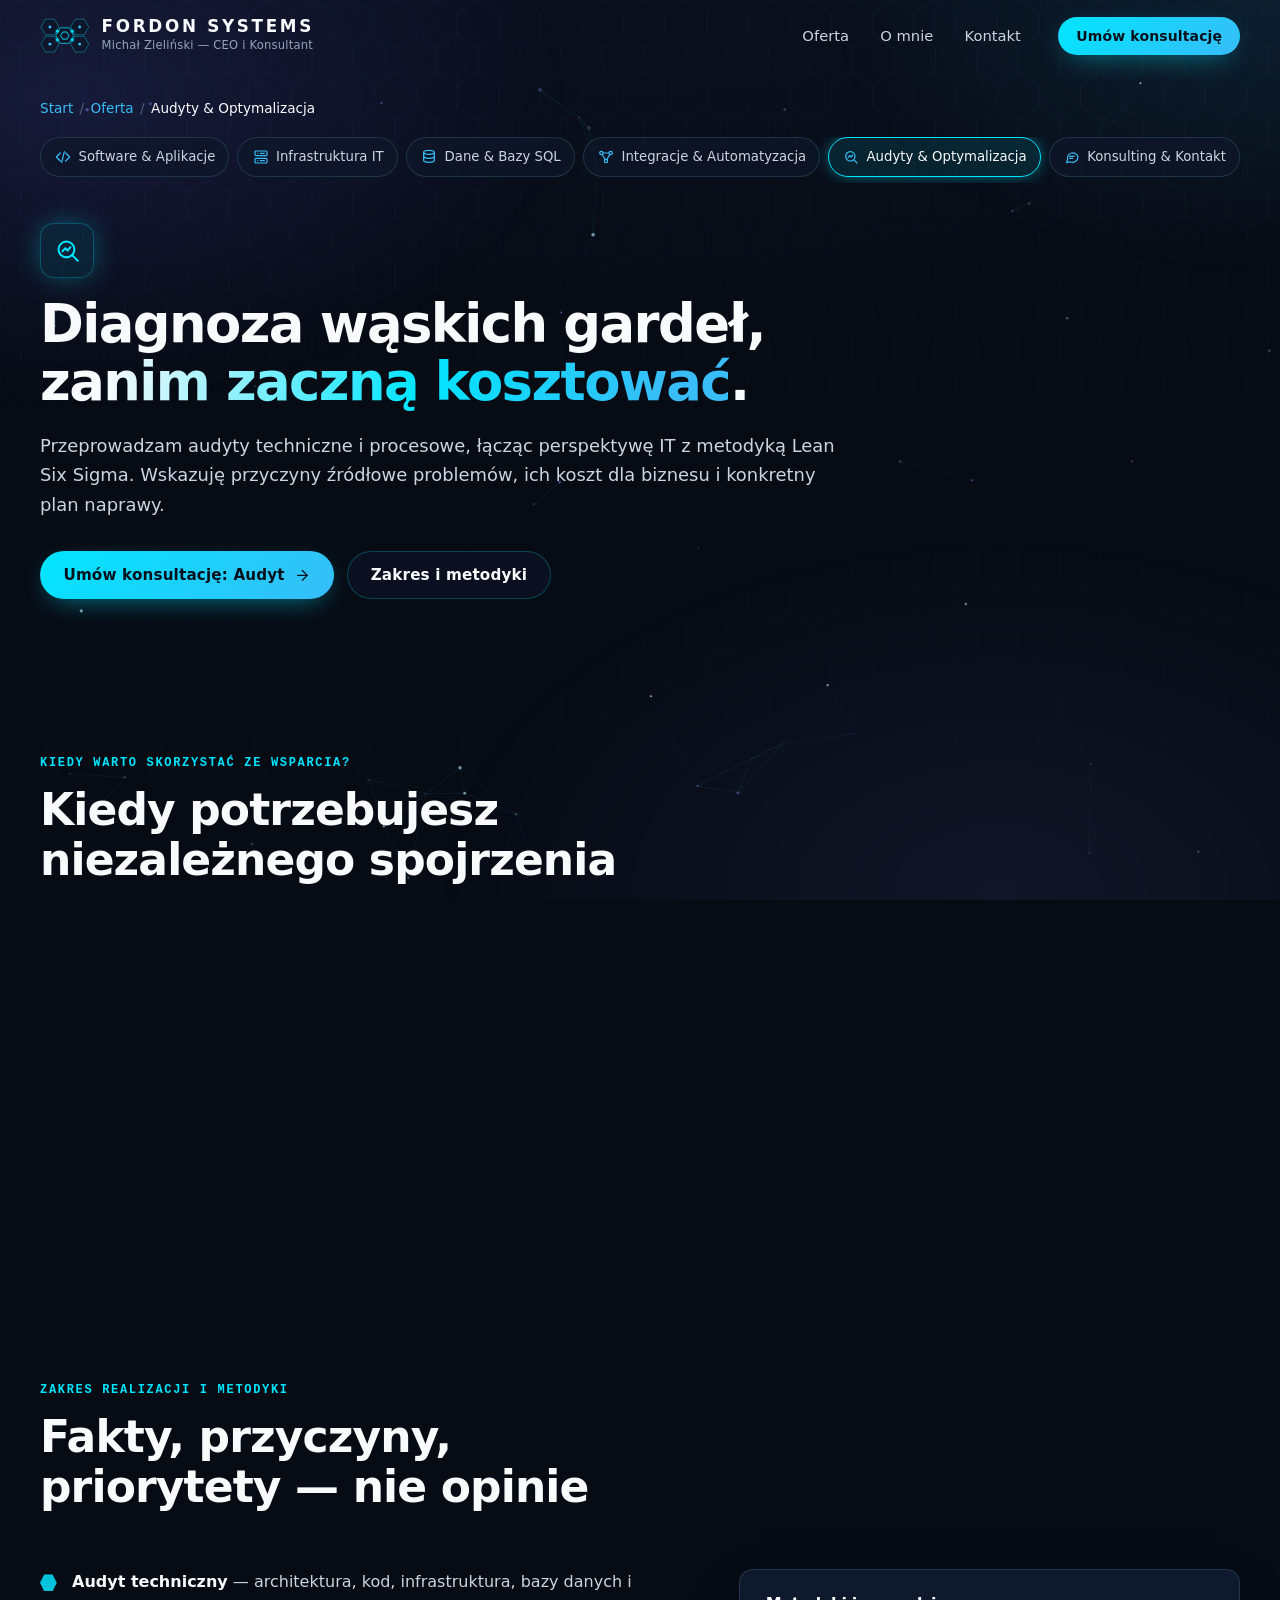
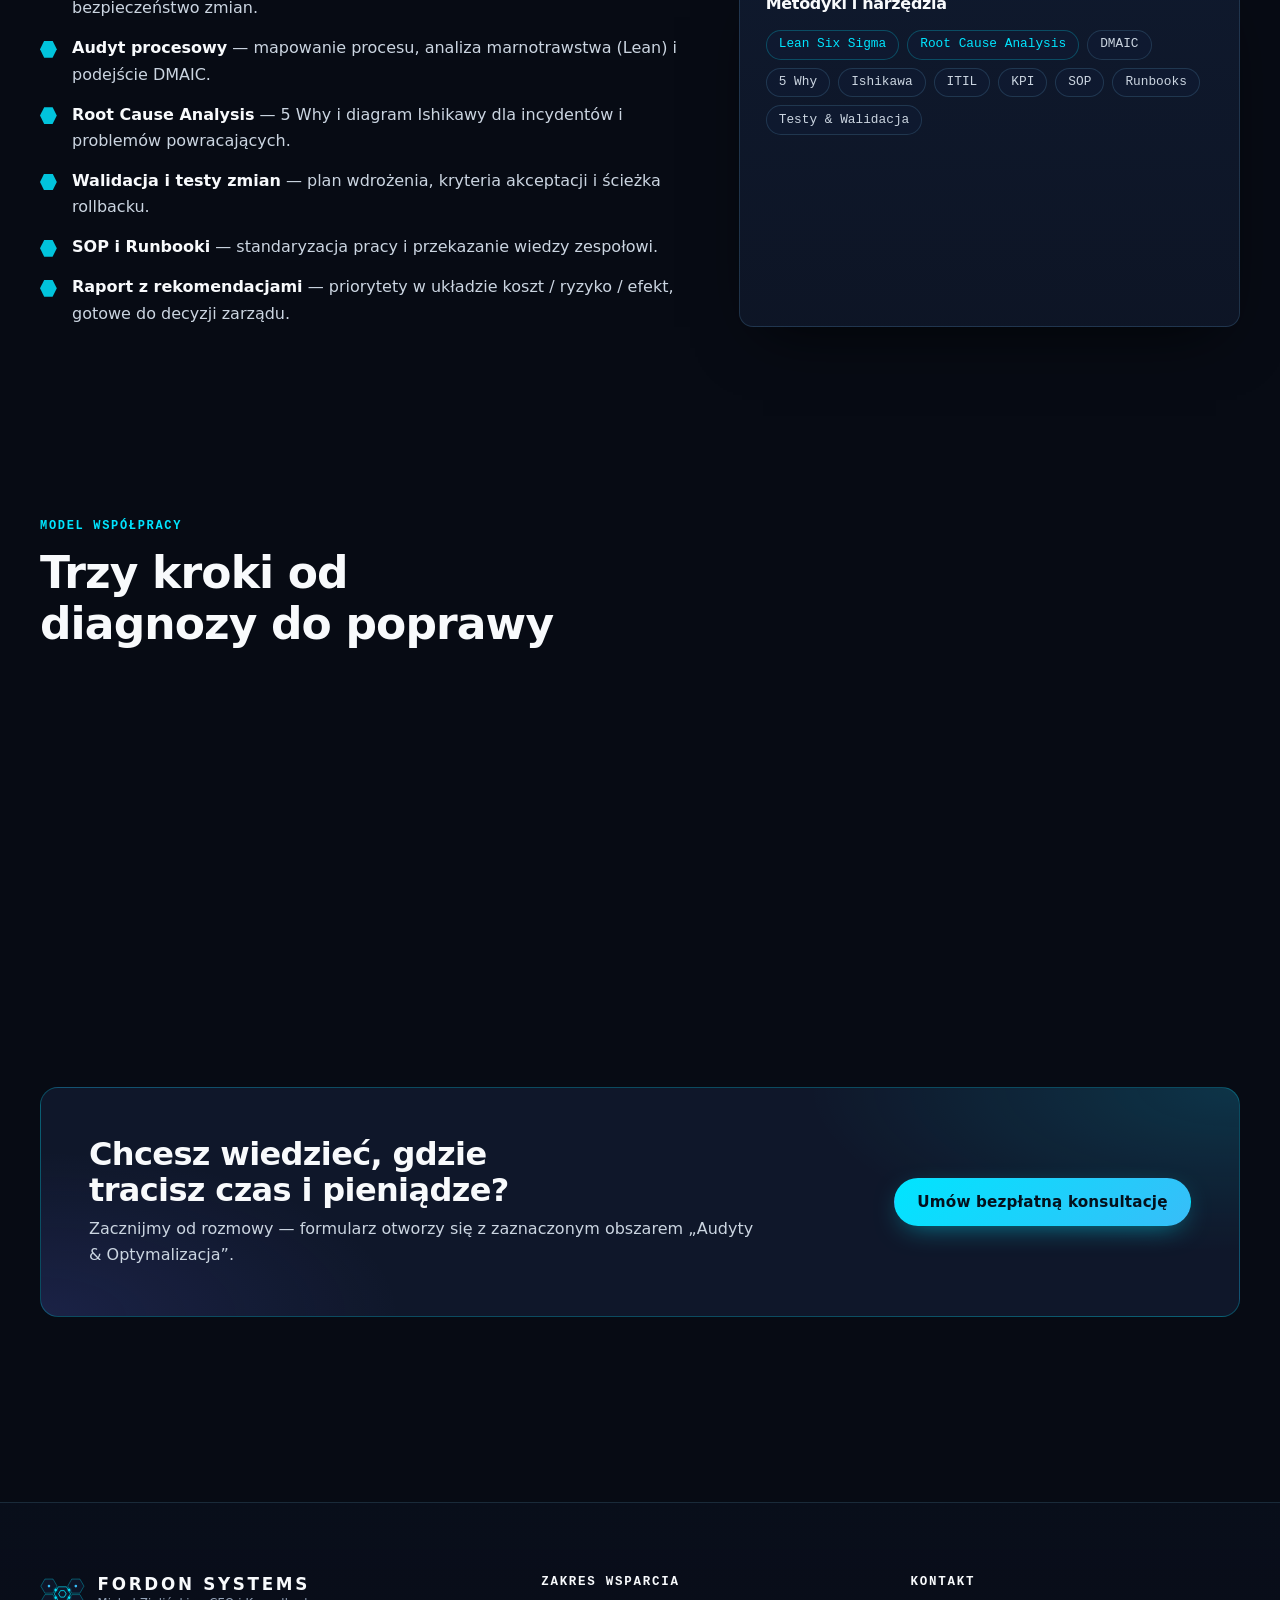
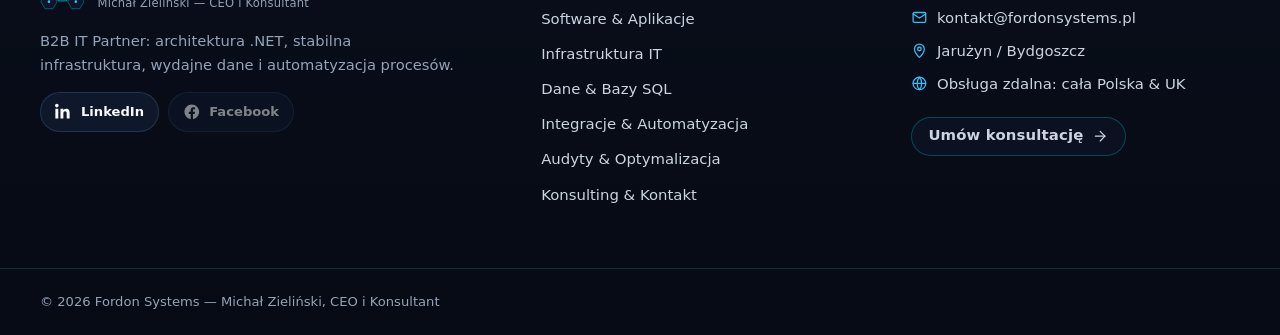
<file: audyty.html>
<!DOCTYPE html>
<html lang="pl">
<head>
  <meta charset="utf-8">
  <meta name="viewport" content="width=device-width, initial-scale=1">
  <!-- Phase 2: add the API origin (APP_CONFIG.apiBaseUrl) to connect-src. -->
  <meta http-equiv="Content-Security-Policy" content="default-src 'self'; script-src 'self' https://connect.facebook.net; style-src 'self'; img-src 'self' data: https://www.facebook.com; connect-src 'self' https://www.facebook.com https://connect.facebook.net; font-src 'self'; object-src 'none'; base-uri 'self'; form-action 'self'; frame-src 'none'">
  <meta name="referrer" content="strict-origin-when-cross-origin">
  <title>Audyty &amp; Optymalizacja — Root Cause Analysis, Lean Six Sigma | Fordon Systems</title>
  <meta name="description" content="Audyty techniczne i procesowe, Root Cause Analysis, Lean Six Sigma, walidacja zmian oraz SOP i runbooki. Diagnoza wąskich gardeł i plan naprawy.">
  <meta name="theme-color" content="#070B14">
  <meta property="og:type" content="website">
  <meta property="og:title" content="Audyty &amp; Optymalizacja — Fordon Systems">
  <meta property="og:locale" content="pl_PL">
  <link rel="icon" href="./assets/favicon.svg" type="image/svg+xml">
  <link rel="stylesheet" href="./css/style.css">
  <!-- META PIXEL: configured in js/config.js (APP_CONFIG.metaPixel), injected by js/app.js — see index.html for details. -->
  <script src="./js/config.js" defer></script>
  <script src="./js/app.js" defer></script>
</head>
<body data-page="audit">
  <a class="skip-link" href="#main">Przejdź do treści</a>
  <div class="bg" aria-hidden="true"><div class="bg__nebula"></div><canvas id="bg-network"></canvas><div class="bg__hex"></div><div class="bg__spot"></div></div>

  <header class="site-header" data-component="header"></header>

  <main id="main">
    <div class="container">
      <nav data-component="breadcrumbs"></nav>
      <nav data-component="pillar-nav"></nav>
    </div>

    <!-- 1. Pillar hero -->
    <section class="page-hero" aria-labelledby="page-title">
      <div class="container">
        <div class="page-hero__inner">
          <span class="page-hero__icon"><svg class="icon" viewBox="0 0 24 24" aria-hidden="true" fill="none" stroke="currentColor" stroke-width="1.8" stroke-linecap="round" stroke-linejoin="round"><circle cx="11" cy="11" r="7"/><line x1="21" y1="21" x2="16" y2="16"/><polyline points="7.5 12.5 10 10 12 12 14.5 9"/></svg></span>
          <h1 id="page-title">Diagnoza wąskich gardeł, <span class="text-gradient">zanim zaczną kosztować</span>.</h1>
          <p class="page-hero__lead">
            Przeprowadzam audyty techniczne i procesowe, łącząc perspektywę IT z metodyką Lean Six Sigma.
            Wskazuję przyczyny źródłowe problemów, ich koszt dla biznesu i konkretny plan naprawy.
          </p>
          <div class="hero__actions">
            <a class="btn btn--primary" href="kontakt.html?pillar=audit#formularz">Umów konsultację: Audyt
              <svg class="icon" viewBox="0 0 24 24" aria-hidden="true" fill="none" stroke="currentColor" stroke-width="1.8" stroke-linecap="round" stroke-linejoin="round"><line x1="5" y1="12" x2="19" y2="12"/><polyline points="12 5 19 12 12 19"/></svg>
            </a>
            <a class="btn btn--ghost" href="#zakres">Zakres i metodyki</a>
          </div>
        </div>
      </div>
    </section>

    <!-- 2. When to get support -->
    <section class="section section--tight" aria-labelledby="problems-title">
      <div class="container">
        <div class="section-head">
          <span class="eyebrow">Kiedy warto skorzystać ze wsparcia?</span>
          <h2 id="problems-title">Kiedy potrzebujesz niezależnego spojrzenia</h2>
        </div>
        <ul class="problems">
          <li class="problem panel" data-reveal>
            <span class="problem__num">01</span>
            <h3>Wiesz, że coś nie działa — nie wiesz dlaczego</h3>
            <p>Objawy są widoczne (opóźnienia, błędy, reklamacje), ale przyczyna ginie między działami i systemami.</p>
          </li>
          <li class="problem panel" data-reveal>
            <span class="problem__num">02</span>
            <h3>Rosnący koszt IT bez widocznego efektu</h3>
            <p>Budżet na utrzymanie rośnie, a liczba incydentów i czas obsługi zgłoszeń wcale nie spadają.</p>
          </li>
          <li class="problem panel" data-reveal>
            <span class="problem__num">03</span>
            <h3>Każda zmiana wprowadza nowe błędy</h3>
            <p>Brak testów, walidacji i procesu zmian sprawia, że wdrożenia są loterią zamiast procedurą.</p>
          </li>
          <li class="problem panel" data-reveal>
            <span class="problem__num">04</span>
            <h3>Proces zależy od jednej osoby</h3>
            <p>Brak SOP i runbooków — urlop lub odejście kluczowego pracownika paraliżuje operacje.</p>
          </li>
        </ul>
      </div>
    </section>

    <!-- 3. Scope & technologies -->
    <section class="section" id="zakres" aria-labelledby="scope-title">
      <div class="container">
        <div class="section-head">
          <span class="eyebrow">Zakres realizacji i metodyki</span>
          <h2 id="scope-title">Fakty, przyczyny, priorytety — nie opinie</h2>
        </div>
        <div class="scope__grid">
          <ul class="checklist">
            <li><strong>Audyt techniczny</strong> — architektura, kod, infrastruktura, bazy danych i bezpieczeństwo zmian.</li>
            <li><strong>Audyt procesowy</strong> — mapowanie procesu, analiza marnotrawstwa (Lean) i podejście DMAIC.</li>
            <li><strong>Root Cause Analysis</strong> — 5 Why i diagram Ishikawy dla incydentów i problemów powracających.</li>
            <li><strong>Walidacja i testy zmian</strong> — plan wdrożenia, kryteria akceptacji i ścieżka rollbacku.</li>
            <li><strong>SOP i Runbooki</strong> — standaryzacja pracy i przekazanie wiedzy zespołowi.</li>
            <li><strong>Raport z rekomendacjami</strong> — priorytety w układzie koszt / ryzyko / efekt, gotowe do decyzji zarządu.</li>
          </ul>
          <aside class="tech panel" aria-labelledby="tech-title">
            <h3 id="tech-title">Metodyki i narzędzia</h3>
            <ul class="chips">
              <li class="chip chip--accent">Lean Six Sigma</li>
              <li class="chip chip--accent">Root Cause Analysis</li>
              <li class="chip">DMAIC</li>
              <li class="chip">5 Why</li>
              <li class="chip">Ishikawa</li>
              <li class="chip">ITIL</li>
              <li class="chip">KPI</li>
              <li class="chip">SOP</li>
              <li class="chip">Runbooks</li>
              <li class="chip">Testy &amp; Walidacja</li>
            </ul>
          </aside>
        </div>
      </div>
    </section>

    <!-- 4. Cooperation model -->
    <section class="section section--tight" aria-labelledby="process-title">
      <div class="container">
        <div class="section-head">
          <span class="eyebrow">Model współpracy</span>
          <h2 id="process-title">Trzy kroki od diagnozy do poprawy</h2>
        </div>
        <ol data-component="process"></ol>
      </div>
    </section>

    <!-- 5. Contextual pre-fill CTA -->
    <section class="section section--tight" aria-labelledby="cta-title">
      <div class="container">
        <div class="cta-band">
          <div>
            <h2 id="cta-title">Chcesz wiedzieć, gdzie tracisz czas i pieniądze?</h2>
            <p>Zacznijmy od rozmowy — formularz otworzy się z zaznaczonym obszarem „Audyty &amp; Optymalizacja”.</p>
          </div>
          <div class="cta-band__actions">
            <a class="btn btn--primary" href="kontakt.html?pillar=audit#formularz">Umów bezpłatną konsultację</a>
          </div>
        </div>
      </div>
    </section>
  </main>

  <footer class="site-footer" data-component="footer"></footer>
</body>
</html>
</file>
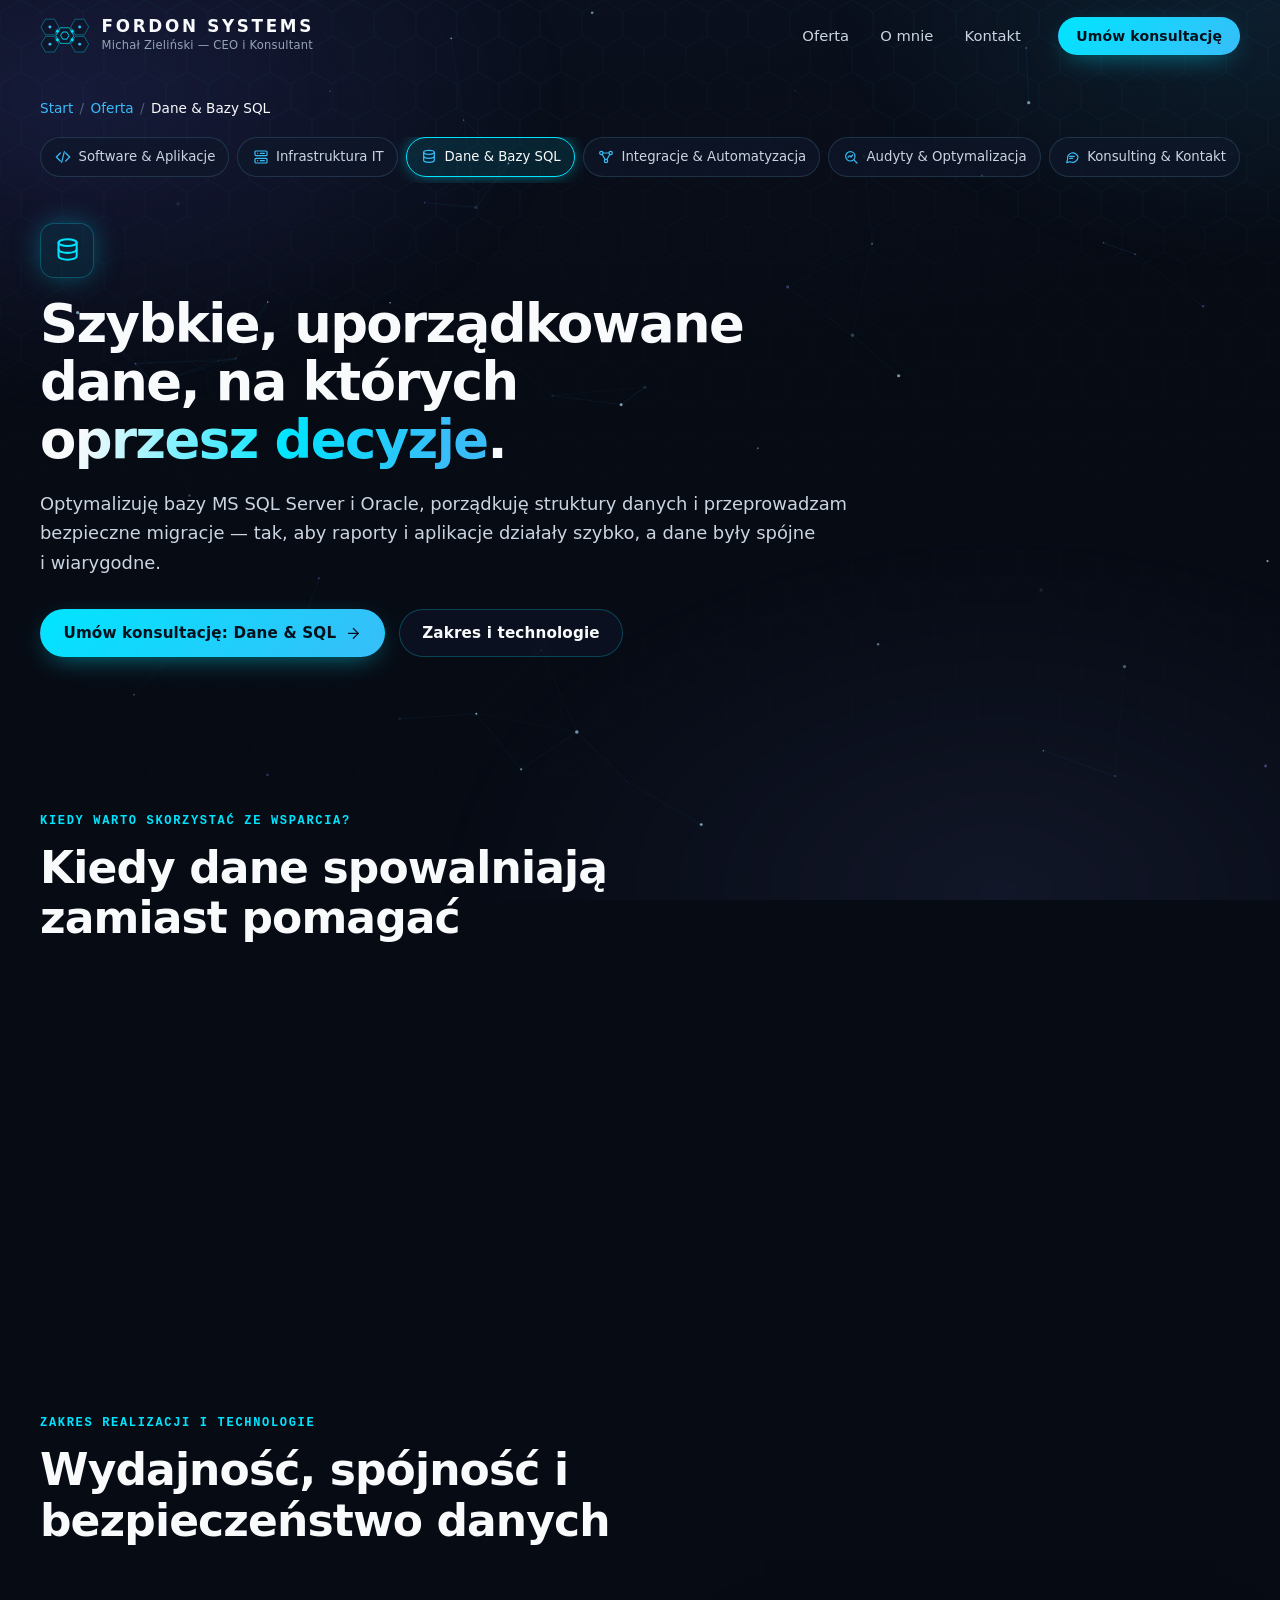
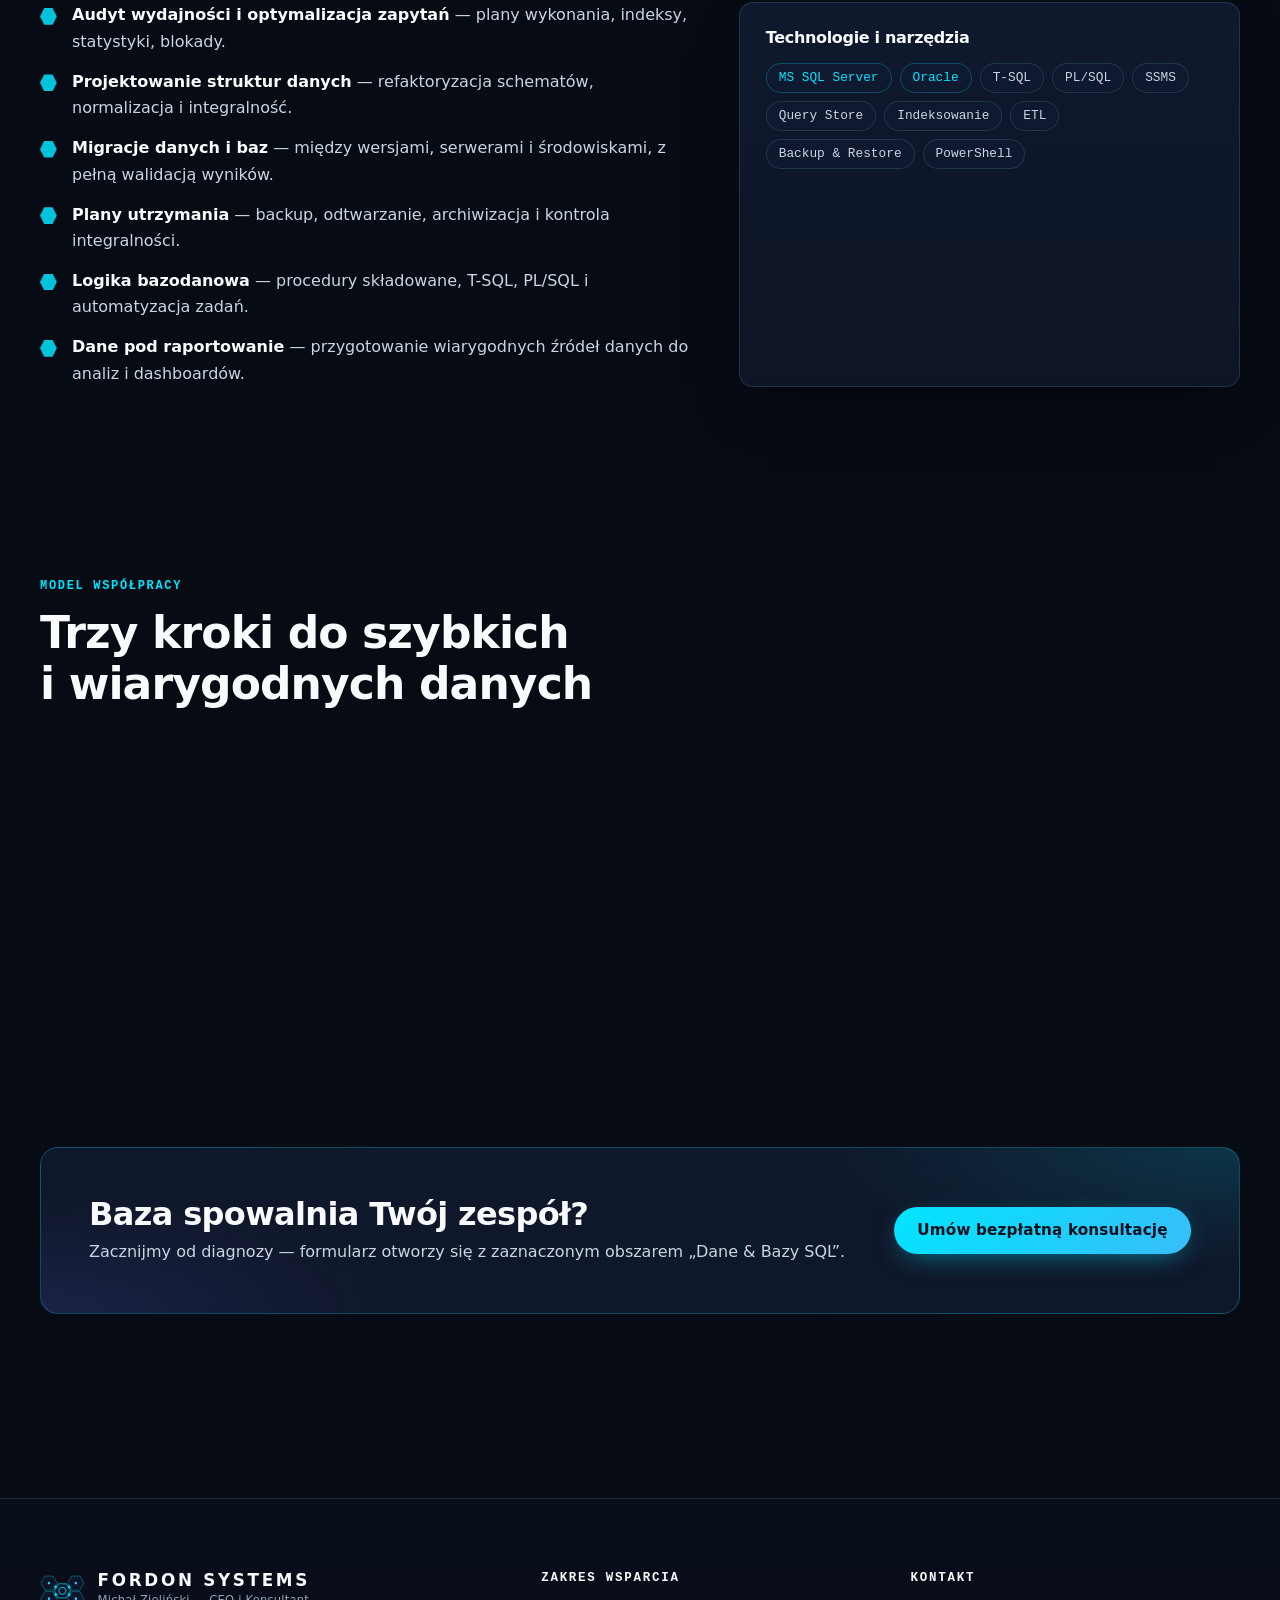
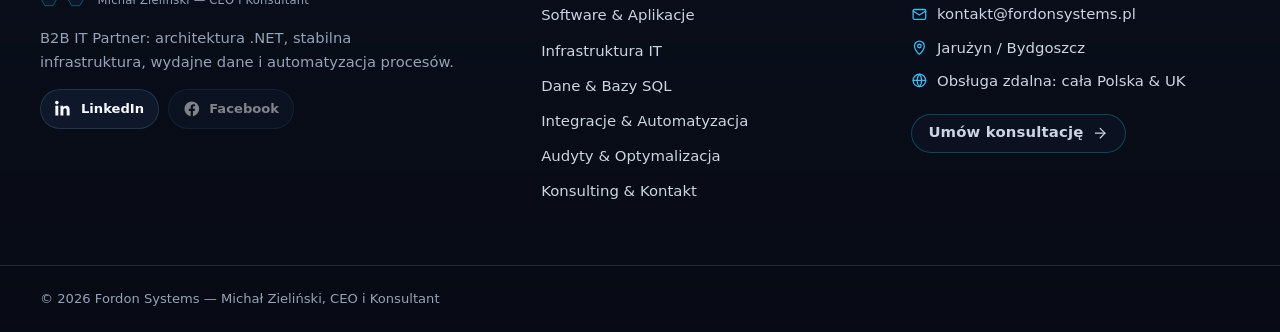
<file: bazy-danych.html>
<!DOCTYPE html>
<html lang="pl">
<head>
  <meta charset="utf-8">
  <meta name="viewport" content="width=device-width, initial-scale=1">
  <!-- Phase 2: add the API origin (APP_CONFIG.apiBaseUrl) to connect-src. -->
  <meta http-equiv="Content-Security-Policy" content="default-src 'self'; script-src 'self' https://connect.facebook.net; style-src 'self'; img-src 'self' data: https://www.facebook.com; connect-src 'self' https://www.facebook.com https://connect.facebook.net; font-src 'self'; object-src 'none'; base-uri 'self'; form-action 'self'; frame-src 'none'">
  <meta name="referrer" content="strict-origin-when-cross-origin">
  <title>Dane &amp; Bazy SQL — MS SQL Server, Oracle, optymalizacja | Fordon Systems</title>
  <meta name="description" content="Optymalizacja MS SQL Server i Oracle, porządek w strukturach danych, bezpieczne migracje i plany utrzymania baz danych.">
  <meta name="theme-color" content="#070B14">
  <meta property="og:type" content="website">
  <meta property="og:title" content="Dane &amp; Bazy SQL — Fordon Systems">
  <meta property="og:locale" content="pl_PL">
  <link rel="icon" href="./assets/favicon.svg" type="image/svg+xml">
  <link rel="stylesheet" href="./css/style.css">
  <!-- META PIXEL: configured in js/config.js (APP_CONFIG.metaPixel), injected by js/app.js — see index.html for details. -->
  <script src="./js/config.js" defer></script>
  <script src="./js/app.js" defer></script>
</head>
<body data-page="sql">
  <a class="skip-link" href="#main">Przejdź do treści</a>
  <div class="bg" aria-hidden="true"><div class="bg__nebula"></div><canvas id="bg-network"></canvas><div class="bg__hex"></div><div class="bg__spot"></div></div>

  <header class="site-header" data-component="header"></header>

  <main id="main">
    <div class="container">
      <nav data-component="breadcrumbs"></nav>
      <nav data-component="pillar-nav"></nav>
    </div>

    <!-- 1. Pillar hero -->
    <section class="page-hero" aria-labelledby="page-title">
      <div class="container">
        <div class="page-hero__inner">
          <span class="page-hero__icon"><svg class="icon" viewBox="0 0 24 24" aria-hidden="true" fill="none" stroke="currentColor" stroke-width="1.8" stroke-linecap="round" stroke-linejoin="round"><ellipse cx="12" cy="5" rx="8" ry="3"/><path d="M4 5v6c0 1.66 3.58 3 8 3s8-1.34 8-3V5"/><path d="M4 11v6c0 1.66 3.58 3 8 3s8-1.34 8-3v-6"/></svg></span>
          <h1 id="page-title">Szybkie, uporządkowane dane, na których <span class="text-gradient">oprzesz decyzje</span>.</h1>
          <p class="page-hero__lead">
            Optymalizuję bazy MS SQL Server i Oracle, porządkuję struktury danych i przeprowadzam bezpieczne migracje —
            tak, aby raporty i aplikacje działały szybko, a dane były spójne i wiarygodne.
          </p>
          <div class="hero__actions">
            <a class="btn btn--primary" href="kontakt.html?pillar=sql#formularz">Umów konsultację: Dane &amp; SQL
              <svg class="icon" viewBox="0 0 24 24" aria-hidden="true" fill="none" stroke="currentColor" stroke-width="1.8" stroke-linecap="round" stroke-linejoin="round"><line x1="5" y1="12" x2="19" y2="12"/><polyline points="12 5 19 12 12 19"/></svg>
            </a>
            <a class="btn btn--ghost" href="#zakres">Zakres i technologie</a>
          </div>
        </div>
      </div>
    </section>

    <!-- 2. When to get support -->
    <section class="section section--tight" aria-labelledby="problems-title">
      <div class="container">
        <div class="section-head">
          <span class="eyebrow">Kiedy warto skorzystać ze wsparcia?</span>
          <h2 id="problems-title">Kiedy dane spowalniają zamiast pomagać</h2>
        </div>
        <ul class="problems">
          <li class="problem panel" data-reveal>
            <span class="problem__num">01</span>
            <h3>Raporty i aplikacje „mielą” minutami</h3>
            <p>Wolne zapytania blokują pracę zespołu, obciążają serwer i wydłużają każdą operację.</p>
          </li>
          <li class="problem panel" data-reveal>
            <span class="problem__num">02</span>
            <h3>Niespójne lub zdublowane dane</h3>
            <p>Różne systemy pokazują różne liczby, a zaufanie do raportów spada z każdym miesiącem.</p>
          </li>
          <li class="problem panel" data-reveal>
            <span class="problem__num">03</span>
            <h3>Migracja, która budzi obawy</h3>
            <p>Nowa wersja, nowy serwer lub nowe środowisko — bez planu grozi utratą danych i przestojem.</p>
          </li>
          <li class="problem panel" data-reveal>
            <span class="problem__num">04</span>
            <h3>Baza rośnie bez kontroli</h3>
            <p>Brak indeksowania, archiwizacji i planu utrzymania sprawia, że wydajność spada z tygodnia na tydzień.</p>
          </li>
        </ul>
      </div>
    </section>

    <!-- 3. Scope & technologies -->
    <section class="section" id="zakres" aria-labelledby="scope-title">
      <div class="container">
        <div class="section-head">
          <span class="eyebrow">Zakres realizacji i technologie</span>
          <h2 id="scope-title">Wydajność, spójność i bezpieczeństwo danych</h2>
        </div>
        <div class="scope__grid">
          <ul class="checklist">
            <li><strong>Audyt wydajności i optymalizacja zapytań</strong> — plany wykonania, indeksy, statystyki, blokady.</li>
            <li><strong>Projektowanie struktur danych</strong> — refaktoryzacja schematów, normalizacja i integralność.</li>
            <li><strong>Migracje danych i baz</strong> — między wersjami, serwerami i środowiskami, z pełną walidacją wyników.</li>
            <li><strong>Plany utrzymania</strong> — backup, odtwarzanie, archiwizacja i kontrola integralności.</li>
            <li><strong>Logika bazodanowa</strong> — procedury składowane, T-SQL, PL/SQL i automatyzacja zadań.</li>
            <li><strong>Dane pod raportowanie</strong> — przygotowanie wiarygodnych źródeł danych do analiz i dashboardów.</li>
          </ul>
          <aside class="tech panel" aria-labelledby="tech-title">
            <h3 id="tech-title">Technologie i narzędzia</h3>
            <ul class="chips">
              <li class="chip chip--accent">MS SQL Server</li>
              <li class="chip chip--accent">Oracle</li>
              <li class="chip">T-SQL</li>
              <li class="chip">PL/SQL</li>
              <li class="chip">SSMS</li>
              <li class="chip">Query Store</li>
              <li class="chip">Indeksowanie</li>
              <li class="chip">ETL</li>
              <li class="chip">Backup &amp; Restore</li>
              <li class="chip">PowerShell</li>
            </ul>
          </aside>
        </div>
      </div>
    </section>

    <!-- 4. Cooperation model -->
    <section class="section section--tight" aria-labelledby="process-title">
      <div class="container">
        <div class="section-head">
          <span class="eyebrow">Model współpracy</span>
          <h2 id="process-title">Trzy kroki do szybkich i wiarygodnych danych</h2>
        </div>
        <ol data-component="process"></ol>
      </div>
    </section>

    <!-- 5. Contextual pre-fill CTA -->
    <section class="section section--tight" aria-labelledby="cta-title">
      <div class="container">
        <div class="cta-band">
          <div>
            <h2 id="cta-title">Baza spowalnia Twój zespół?</h2>
            <p>Zacznijmy od diagnozy — formularz otworzy się z zaznaczonym obszarem „Dane &amp; Bazy SQL”.</p>
          </div>
          <div class="cta-band__actions">
            <a class="btn btn--primary" href="kontakt.html?pillar=sql#formularz">Umów bezpłatną konsultację</a>
          </div>
        </div>
      </div>
    </section>
  </main>

  <footer class="site-footer" data-component="footer"></footer>
</body>
</html>
</file>
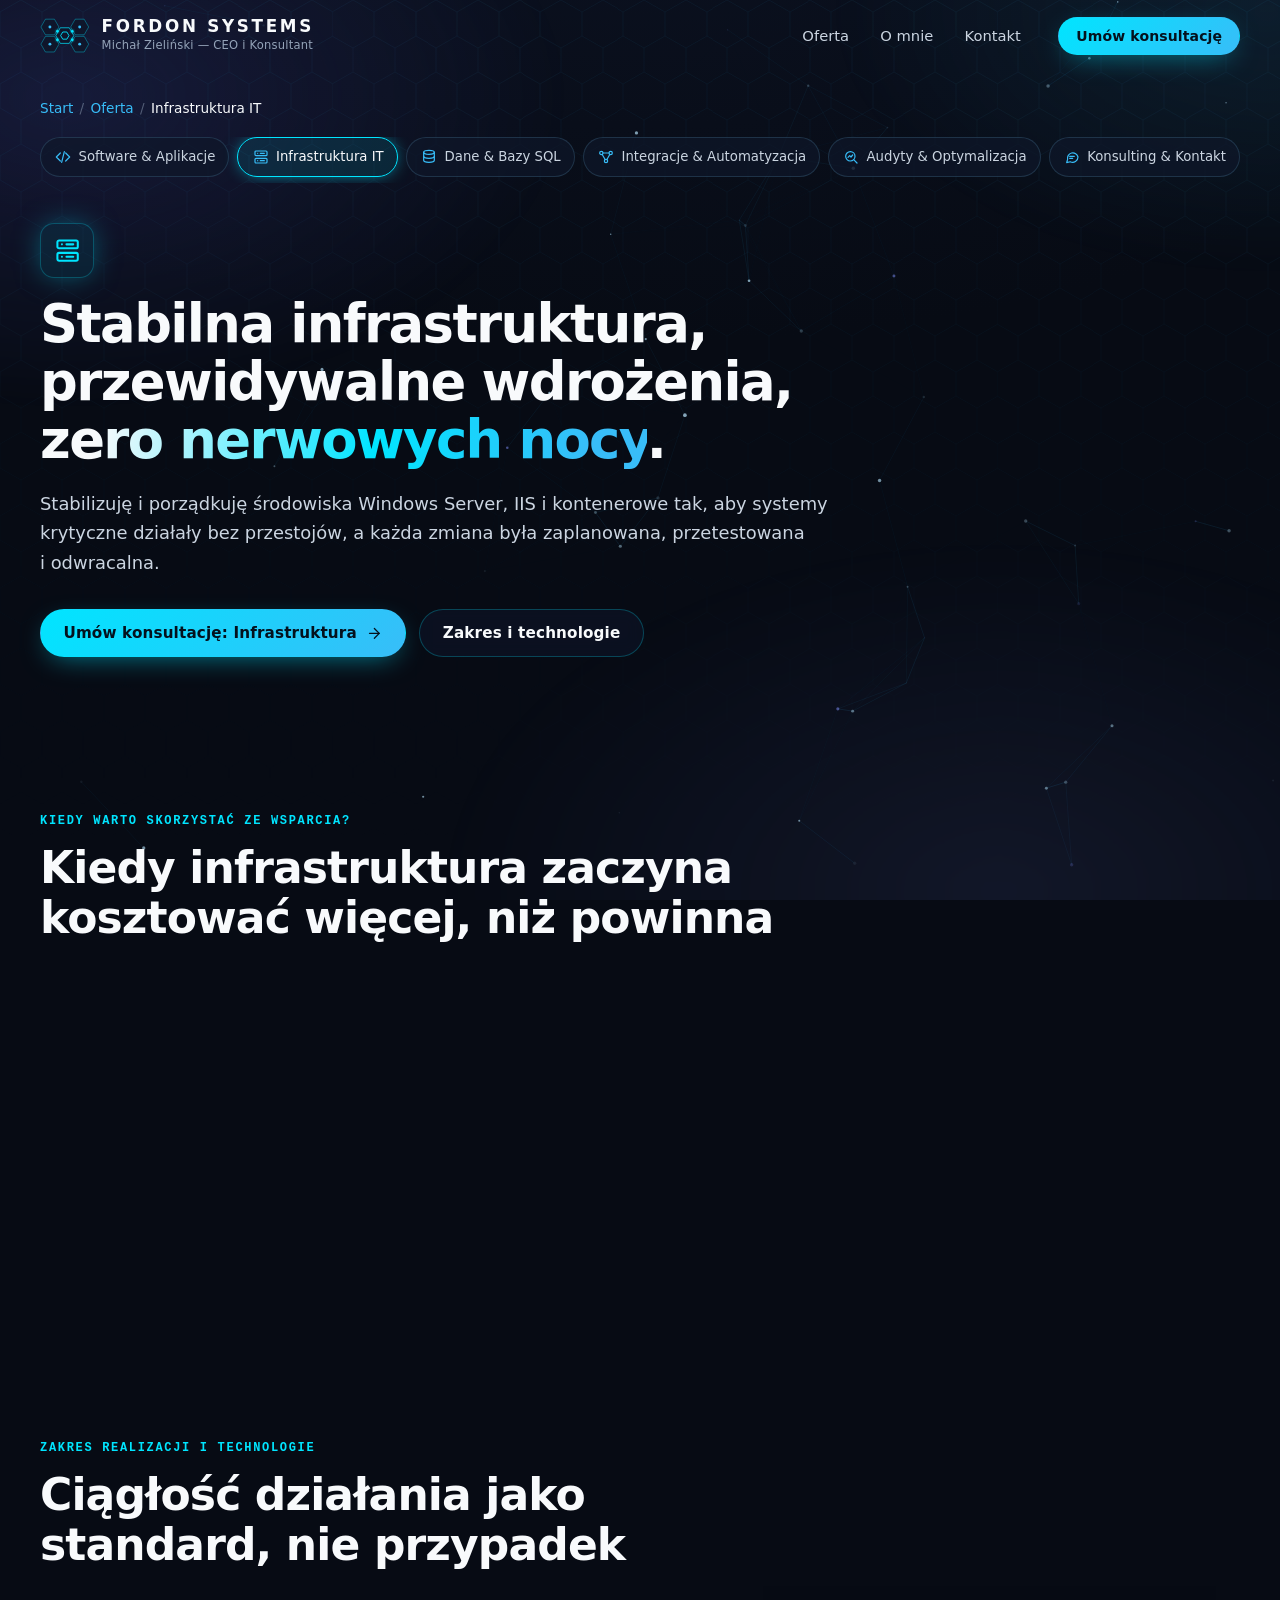
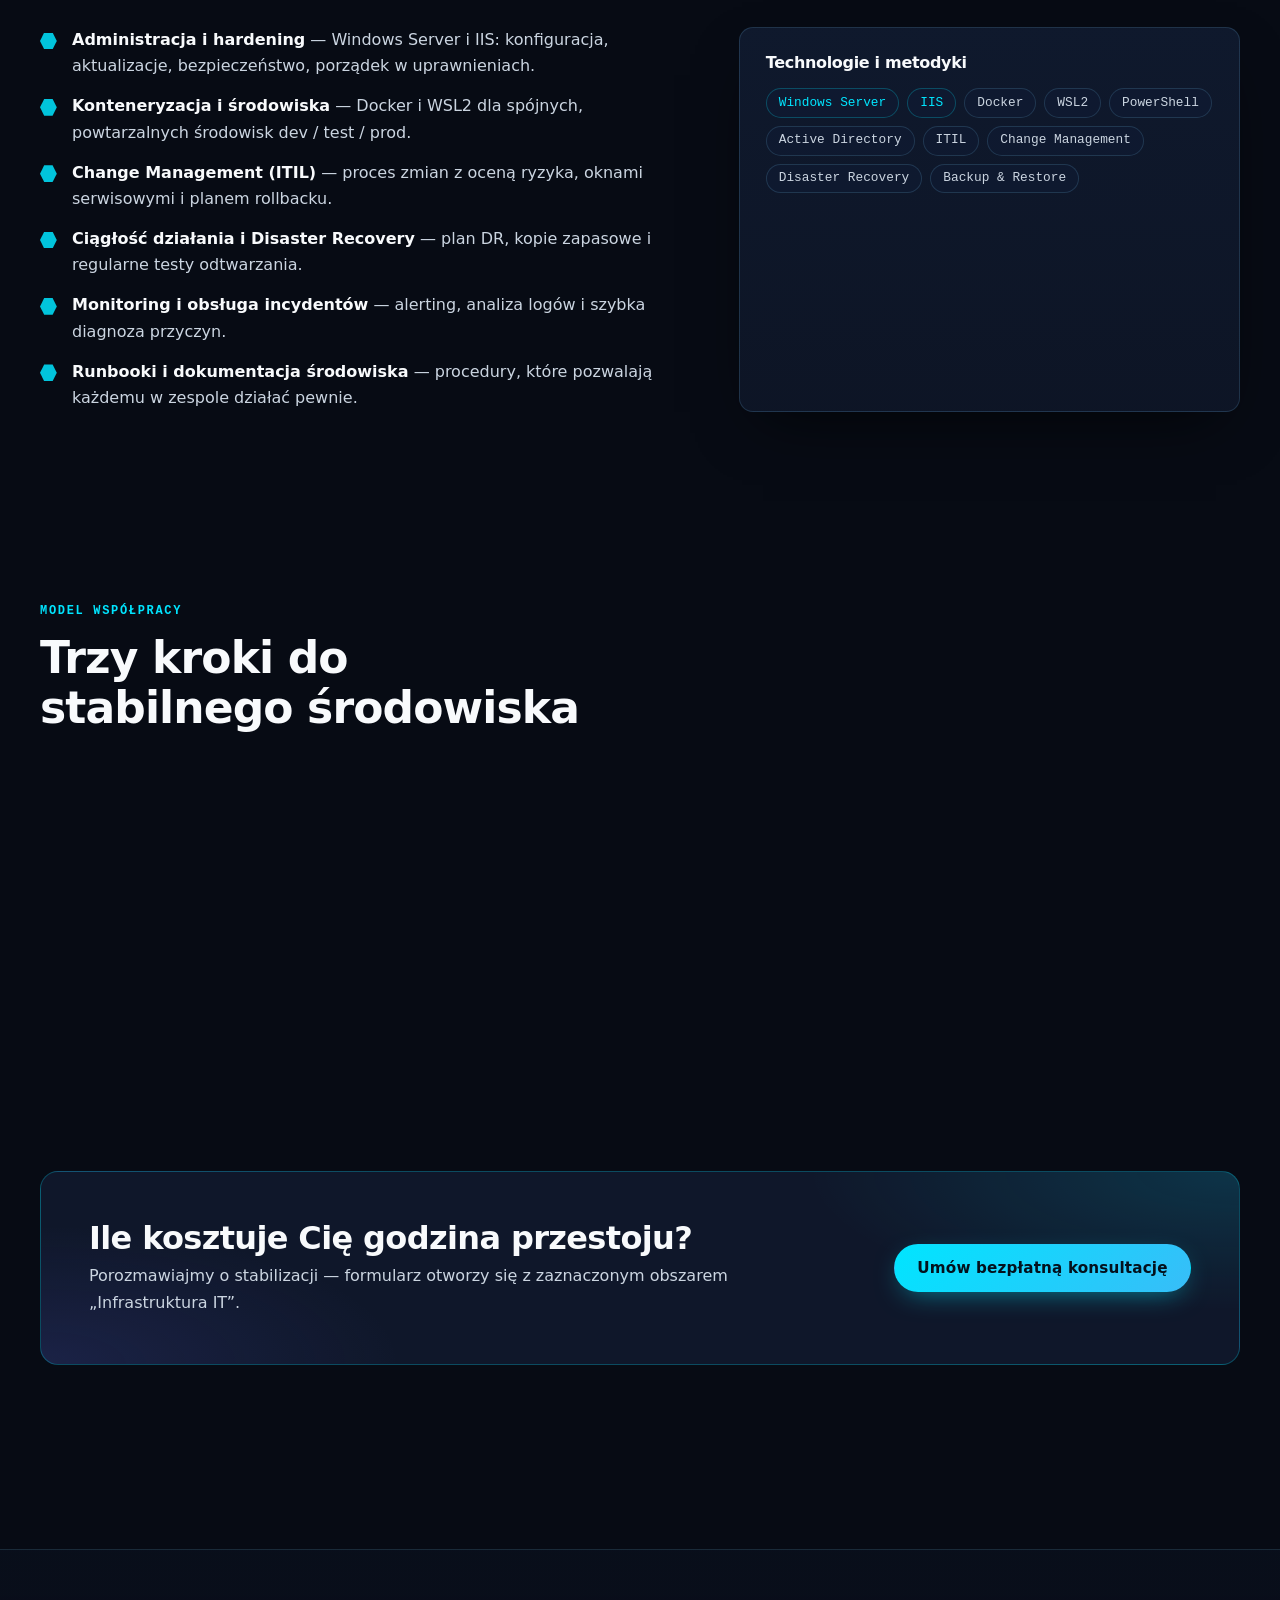
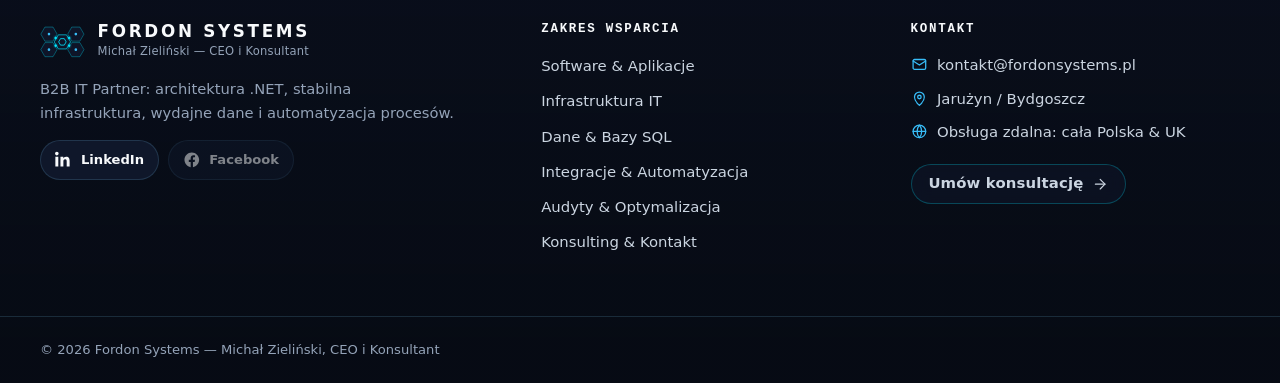
<file: infrastruktura.html>
<!DOCTYPE html>
<html lang="pl">
<head>
  <meta charset="utf-8">
  <meta name="viewport" content="width=device-width, initial-scale=1">
  <!-- Phase 2: add the API origin (APP_CONFIG.apiBaseUrl) to connect-src. -->
  <meta http-equiv="Content-Security-Policy" content="default-src 'self'; script-src 'self' https://connect.facebook.net; style-src 'self'; img-src 'self' data: https://www.facebook.com; connect-src 'self' https://www.facebook.com https://connect.facebook.net; font-src 'self'; object-src 'none'; base-uri 'self'; form-action 'self'; frame-src 'none'">
  <meta name="referrer" content="strict-origin-when-cross-origin">
  <title>Infrastruktura IT — Windows Server, IIS, Disaster Recovery | Fordon Systems</title>
  <meta name="description" content="Stabilna infrastruktura IT: Windows Server, IIS, Docker / WSL2, Change Management w standardzie ITIL, plany ciągłości działania i Disaster Recovery.">
  <meta name="theme-color" content="#070B14">
  <meta property="og:type" content="website">
  <meta property="og:title" content="Infrastruktura IT — Fordon Systems">
  <meta property="og:locale" content="pl_PL">
  <link rel="icon" href="./assets/favicon.svg" type="image/svg+xml">
  <link rel="stylesheet" href="./css/style.css">
  <!-- META PIXEL: configured in js/config.js (APP_CONFIG.metaPixel), injected by js/app.js — see index.html for details. -->
  <script src="./js/config.js" defer></script>
  <script src="./js/app.js" defer></script>
</head>
<body data-page="infra">
  <a class="skip-link" href="#main">Przejdź do treści</a>
  <div class="bg" aria-hidden="true"><div class="bg__nebula"></div><canvas id="bg-network"></canvas><div class="bg__hex"></div><div class="bg__spot"></div></div>

  <header class="site-header" data-component="header"></header>

  <main id="main">
    <div class="container">
      <nav data-component="breadcrumbs"></nav>
      <nav data-component="pillar-nav"></nav>
    </div>

    <!-- 1. Pillar hero -->
    <section class="page-hero" aria-labelledby="page-title">
      <div class="container">
        <div class="page-hero__inner">
          <span class="page-hero__icon"><svg class="icon" viewBox="0 0 24 24" aria-hidden="true" fill="none" stroke="currentColor" stroke-width="1.8" stroke-linecap="round" stroke-linejoin="round"><rect x="3" y="3" width="18" height="7" rx="1.5"/><rect x="3" y="14" width="18" height="7" rx="1.5"/><line x1="7" y1="6.5" x2="7.01" y2="6.5"/><line x1="7" y1="17.5" x2="7.01" y2="17.5"/><line x1="11" y1="6.5" x2="17" y2="6.5"/><line x1="11" y1="17.5" x2="17" y2="17.5"/></svg></span>
          <h1 id="page-title">Stabilna infrastruktura, przewidywalne wdrożenia, <span class="text-gradient">zero nerwowych nocy</span>.</h1>
          <p class="page-hero__lead">
            Stabilizuję i porządkuję środowiska Windows Server, IIS i kontenerowe tak, aby systemy krytyczne działały
            bez przestojów, a każda zmiana była zaplanowana, przetestowana i odwracalna.
          </p>
          <div class="hero__actions">
            <a class="btn btn--primary" href="kontakt.html?pillar=infra#formularz">Umów konsultację: Infrastruktura
              <svg class="icon" viewBox="0 0 24 24" aria-hidden="true" fill="none" stroke="currentColor" stroke-width="1.8" stroke-linecap="round" stroke-linejoin="round"><line x1="5" y1="12" x2="19" y2="12"/><polyline points="12 5 19 12 12 19"/></svg>
            </a>
            <a class="btn btn--ghost" href="#zakres">Zakres i technologie</a>
          </div>
        </div>
      </div>
    </section>

    <!-- 2. When to get support -->
    <section class="section section--tight" aria-labelledby="problems-title">
      <div class="container">
        <div class="section-head">
          <span class="eyebrow">Kiedy warto skorzystać ze wsparcia?</span>
          <h2 id="problems-title">Kiedy infrastruktura zaczyna kosztować więcej, niż powinna</h2>
        </div>
        <ul class="problems">
          <li class="problem panel" data-reveal>
            <span class="problem__num">01</span>
            <h3>Powtarzające się awarie i przestoje</h3>
            <p>Te same incydenty wracają co tydzień, a zespół gasi pożary zamiast usunąć ich przyczynę.</p>
          </li>
          <li class="problem panel" data-reveal>
            <span class="problem__num">02</span>
            <h3>Wdrożenia „na żywca”</h3>
            <p>Zmiany trafiają na produkcję bez planu, okna serwisowego i sprawdzonej ścieżki wycofania.</p>
          </li>
          <li class="problem panel" data-reveal>
            <span class="problem__num">03</span>
            <h3>Brak planu Disaster Recovery</h3>
            <p>Nikt nie wie, ile potrwa odtworzenie systemu po awarii — ani czy backup w ogóle da się przywrócić.</p>
          </li>
          <li class="problem panel" data-reveal>
            <span class="problem__num">04</span>
            <h3>Serwery bez standardu i dokumentacji</h3>
            <p>Każda maszyna skonfigurowana inaczej, a wiedza o środowisku rozproszona po ludziach i mailach.</p>
          </li>
        </ul>
      </div>
    </section>

    <!-- 3. Scope & technologies -->
    <section class="section" id="zakres" aria-labelledby="scope-title">
      <div class="container">
        <div class="section-head">
          <span class="eyebrow">Zakres realizacji i technologie</span>
          <h2 id="scope-title">Ciągłość działania jako standard, nie przypadek</h2>
        </div>
        <div class="scope__grid">
          <ul class="checklist">
            <li><strong>Administracja i hardening</strong> — Windows Server i IIS: konfiguracja, aktualizacje, bezpieczeństwo, porządek w uprawnieniach.</li>
            <li><strong>Konteneryzacja i środowiska</strong> — Docker i WSL2 dla spójnych, powtarzalnych środowisk dev / test / prod.</li>
            <li><strong>Change Management (ITIL)</strong> — proces zmian z oceną ryzyka, oknami serwisowymi i planem rollbacku.</li>
            <li><strong>Ciągłość działania i Disaster Recovery</strong> — plan DR, kopie zapasowe i regularne testy odtwarzania.</li>
            <li><strong>Monitoring i obsługa incydentów</strong> — alerting, analiza logów i szybka diagnoza przyczyn.</li>
            <li><strong>Runbooki i dokumentacja środowiska</strong> — procedury, które pozwalają każdemu w zespole działać pewnie.</li>
          </ul>
          <aside class="tech panel" aria-labelledby="tech-title">
            <h3 id="tech-title">Technologie i metodyki</h3>
            <ul class="chips">
              <li class="chip chip--accent">Windows Server</li>
              <li class="chip chip--accent">IIS</li>
              <li class="chip">Docker</li>
              <li class="chip">WSL2</li>
              <li class="chip">PowerShell</li>
              <li class="chip">Active Directory</li>
              <li class="chip">ITIL</li>
              <li class="chip">Change Management</li>
              <li class="chip">Disaster Recovery</li>
              <li class="chip">Backup &amp; Restore</li>
            </ul>
          </aside>
        </div>
      </div>
    </section>

    <!-- 4. Cooperation model -->
    <section class="section section--tight" aria-labelledby="process-title">
      <div class="container">
        <div class="section-head">
          <span class="eyebrow">Model współpracy</span>
          <h2 id="process-title">Trzy kroki do stabilnego środowiska</h2>
        </div>
        <ol data-component="process"></ol>
      </div>
    </section>

    <!-- 5. Contextual pre-fill CTA -->
    <section class="section section--tight" aria-labelledby="cta-title">
      <div class="container">
        <div class="cta-band">
          <div>
            <h2 id="cta-title">Ile kosztuje Cię godzina przestoju?</h2>
            <p>Porozmawiajmy o stabilizacji — formularz otworzy się z zaznaczonym obszarem „Infrastruktura IT”.</p>
          </div>
          <div class="cta-band__actions">
            <a class="btn btn--primary" href="kontakt.html?pillar=infra#formularz">Umów bezpłatną konsultację</a>
          </div>
        </div>
      </div>
    </section>
  </main>

  <footer class="site-footer" data-component="footer"></footer>
</body>
</html>
</file>
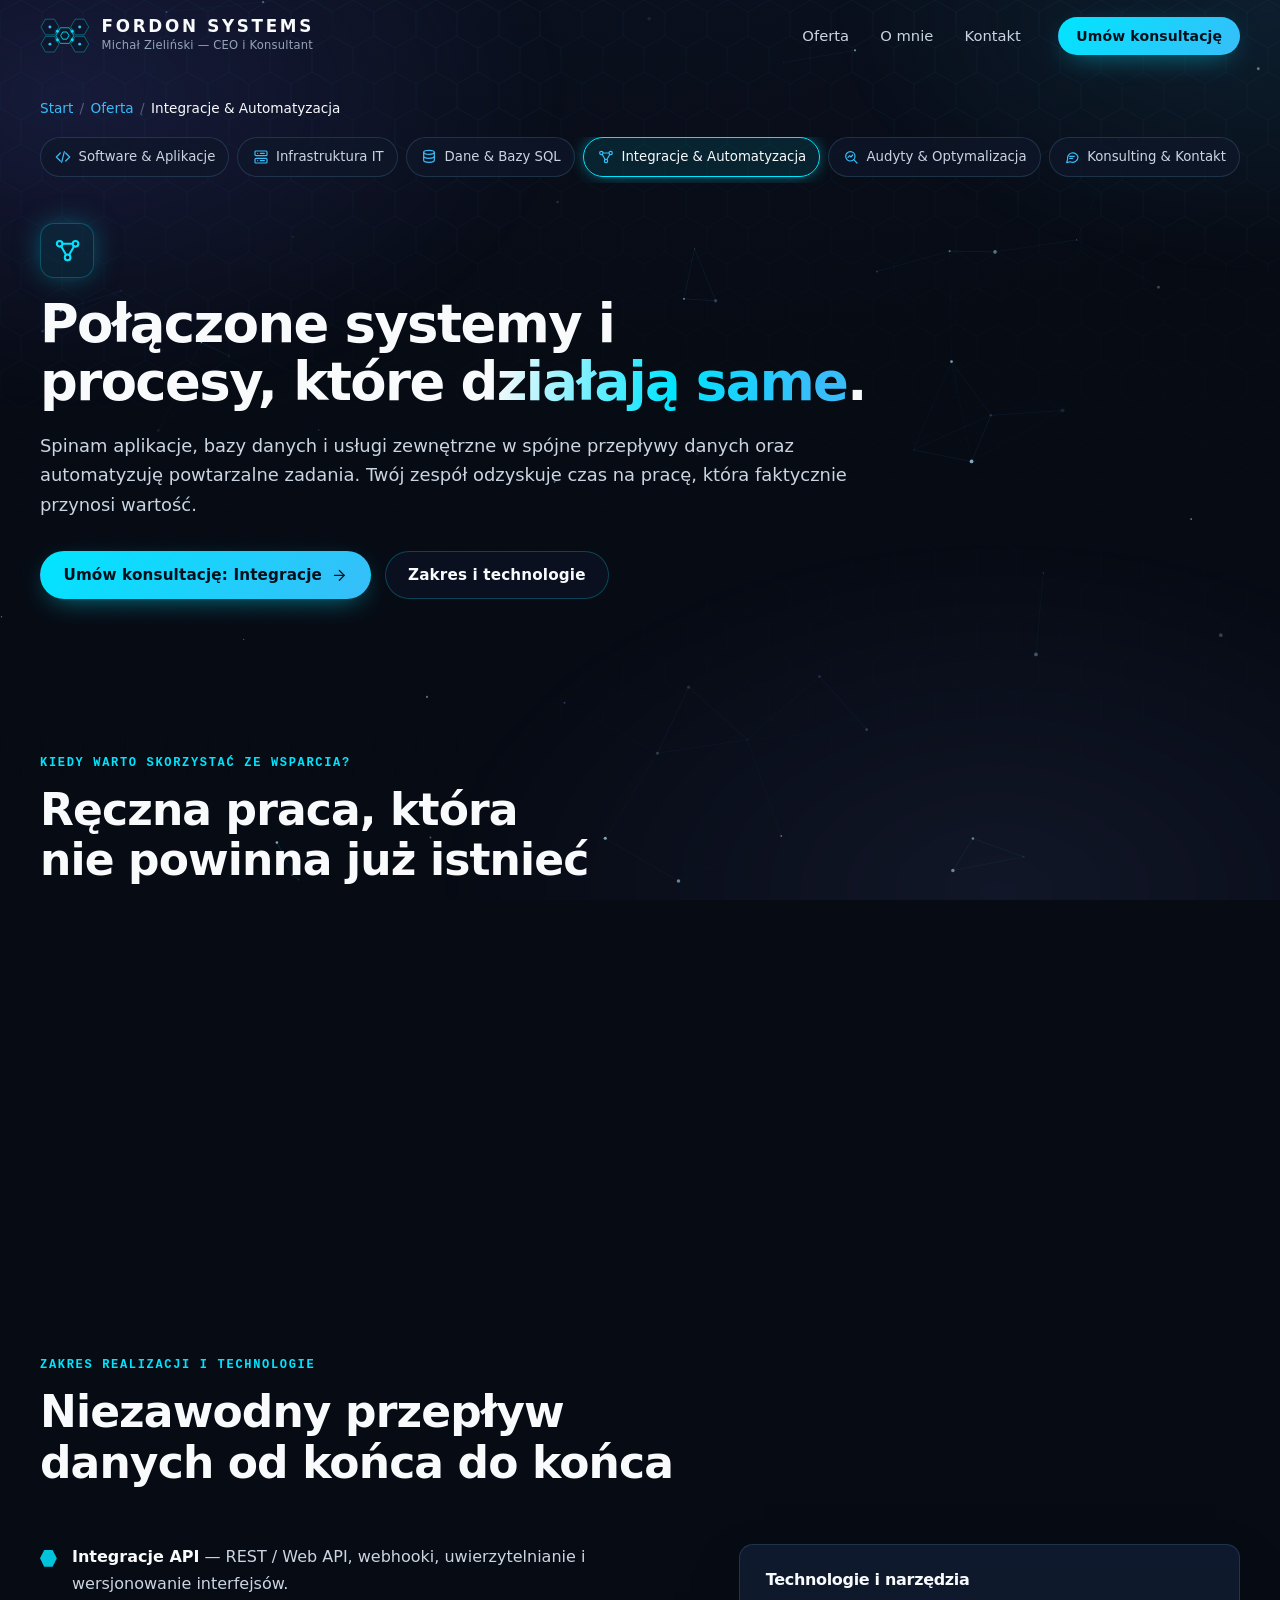
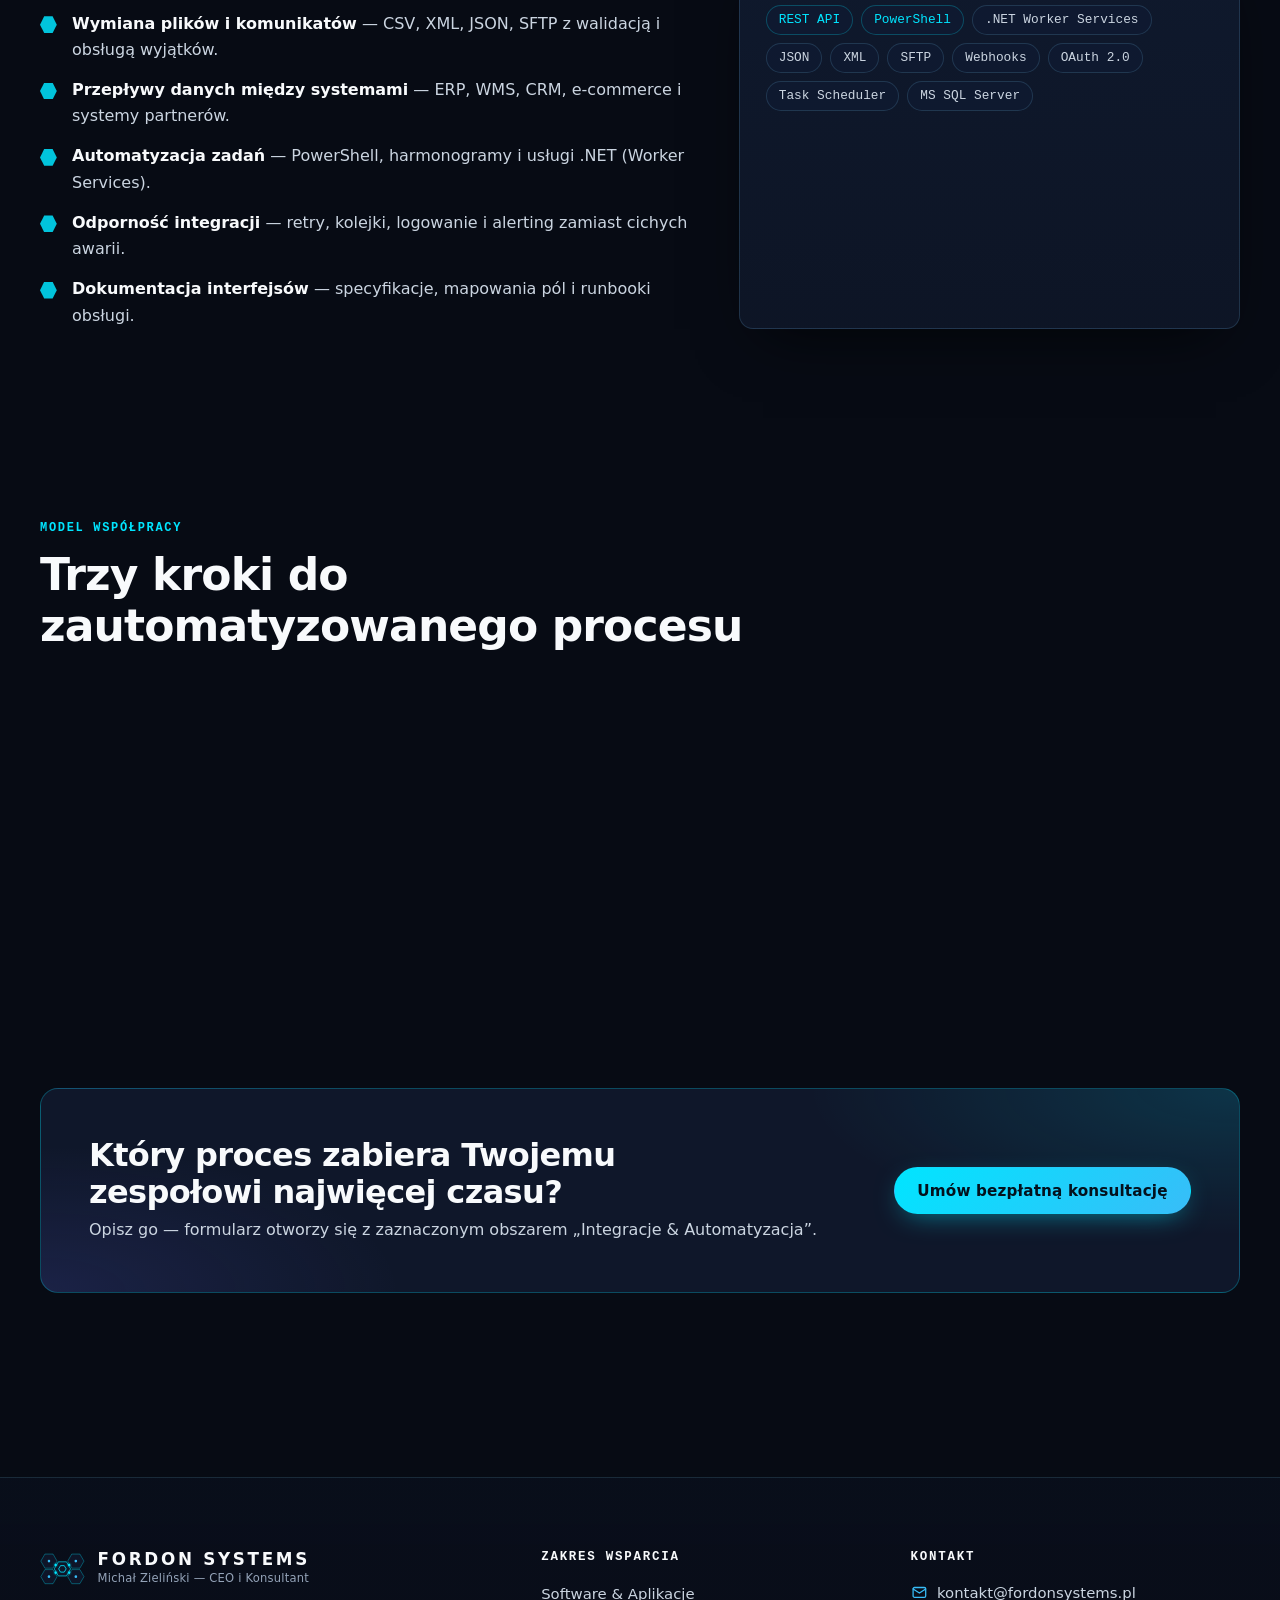
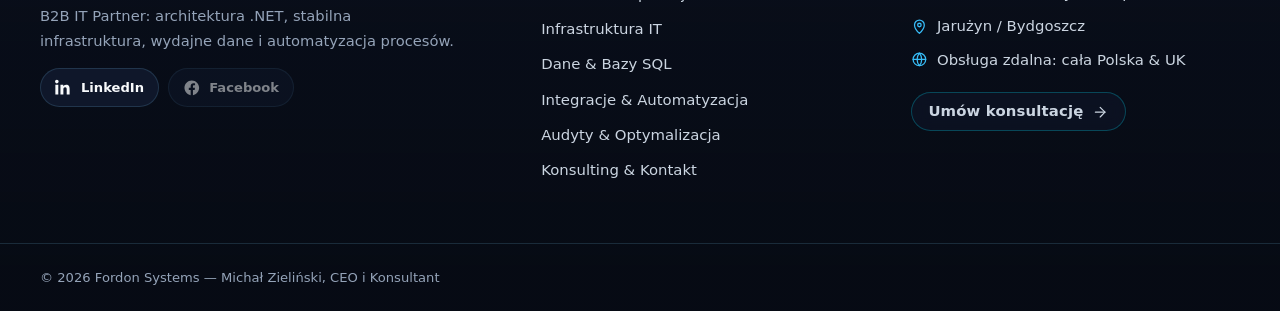
<file: integracje.html>
<!DOCTYPE html>
<html lang="pl">
<head>
  <meta charset="utf-8">
  <meta name="viewport" content="width=device-width, initial-scale=1">
  <!-- Phase 2: add the API origin (APP_CONFIG.apiBaseUrl) to connect-src. -->
  <meta http-equiv="Content-Security-Policy" content="default-src 'self'; script-src 'self' https://connect.facebook.net; style-src 'self'; img-src 'self' data: https://www.facebook.com; connect-src 'self' https://www.facebook.com https://connect.facebook.net; font-src 'self'; object-src 'none'; base-uri 'self'; form-action 'self'; frame-src 'none'">
  <meta name="referrer" content="strict-origin-when-cross-origin">
  <title>Integracje &amp; Automatyzacja — API, przepływy danych, PowerShell | Fordon Systems</title>
  <meta name="description" content="Integracje systemów (API, ERP, WMS, CRM), przepływy danych i automatyzacja powtarzalnych zadań w PowerShell i .NET.">
  <meta name="theme-color" content="#070B14">
  <meta property="og:type" content="website">
  <meta property="og:title" content="Integracje &amp; Automatyzacja — Fordon Systems">
  <meta property="og:locale" content="pl_PL">
  <link rel="icon" href="./assets/favicon.svg" type="image/svg+xml">
  <link rel="stylesheet" href="./css/style.css">
  <!-- META PIXEL: configured in js/config.js (APP_CONFIG.metaPixel), injected by js/app.js — see index.html for details. -->
  <script src="./js/config.js" defer></script>
  <script src="./js/app.js" defer></script>
</head>
<body data-page="integration">
  <a class="skip-link" href="#main">Przejdź do treści</a>
  <div class="bg" aria-hidden="true"><div class="bg__nebula"></div><canvas id="bg-network"></canvas><div class="bg__hex"></div><div class="bg__spot"></div></div>

  <header class="site-header" data-component="header"></header>

  <main id="main">
    <div class="container">
      <nav data-component="breadcrumbs"></nav>
      <nav data-component="pillar-nav"></nav>
    </div>

    <!-- 1. Pillar hero -->
    <section class="page-hero" aria-labelledby="page-title">
      <div class="container">
        <div class="page-hero__inner">
          <span class="page-hero__icon"><svg class="icon" viewBox="0 0 24 24" aria-hidden="true" fill="none" stroke="currentColor" stroke-width="1.8" stroke-linecap="round" stroke-linejoin="round"><circle cx="5" cy="6" r="2.5"/><circle cx="19" cy="6" r="2.5"/><circle cx="12" cy="18" r="2.5"/><path d="M7.5 6h9"/><path d="M6.3 8.2l4.4 7.6"/><path d="M17.7 8.2l-4.4 7.6"/></svg></span>
          <h1 id="page-title">Połączone systemy i procesy, które <span class="text-gradient">działają same</span>.</h1>
          <p class="page-hero__lead">
            Spinam aplikacje, bazy danych i usługi zewnętrzne w spójne przepływy danych oraz automatyzuję powtarzalne
            zadania. Twój zespół odzyskuje czas na pracę, która faktycznie przynosi wartość.
          </p>
          <div class="hero__actions">
            <a class="btn btn--primary" href="kontakt.html?pillar=integration#formularz">Umów konsultację: Integracje
              <svg class="icon" viewBox="0 0 24 24" aria-hidden="true" fill="none" stroke="currentColor" stroke-width="1.8" stroke-linecap="round" stroke-linejoin="round"><line x1="5" y1="12" x2="19" y2="12"/><polyline points="12 5 19 12 12 19"/></svg>
            </a>
            <a class="btn btn--ghost" href="#zakres">Zakres i technologie</a>
          </div>
        </div>
      </div>
    </section>

    <!-- 2. When to get support -->
    <section class="section section--tight" aria-labelledby="problems-title">
      <div class="container">
        <div class="section-head">
          <span class="eyebrow">Kiedy warto skorzystać ze wsparcia?</span>
          <h2 id="problems-title">Ręczna praca, która nie powinna już istnieć</h2>
        </div>
        <ul class="problems">
          <li class="problem panel" data-reveal>
            <span class="problem__num">01</span>
            <h3>Przepisywanie danych między systemami</h3>
            <p>Zamówienia, statusy i faktury kopiowane ręcznie — wolno, drogo i z błędami, które wychodzą za późno.</p>
          </li>
          <li class="problem panel" data-reveal>
            <span class="problem__num">02</span>
            <h3>Raporty składane ręcznie co tydzień</h3>
            <p>Godziny pracy specjalistów idą na eksporty, sklejanie arkuszy i wysyłkę maili zamiast na analizę.</p>
          </li>
          <li class="problem panel" data-reveal>
            <span class="problem__num">03</span>
            <h3>Systemy, które „nie rozmawiają” ze sobą</h3>
            <p>ERP, WMS, CRM, e-commerce i systemy partnerów działają osobno, a informacja gubi się po drodze.</p>
          </li>
          <li class="problem panel" data-reveal>
            <span class="problem__num">04</span>
            <h3>Kruche skrypty bez monitoringu</h3>
            <p>Integracja „kiedyś działała”, a o jej awarii dowiadujesz się od klienta, nie od systemu.</p>
          </li>
        </ul>
      </div>
    </section>

    <!-- 3. Scope & technologies -->
    <section class="section" id="zakres" aria-labelledby="scope-title">
      <div class="container">
        <div class="section-head">
          <span class="eyebrow">Zakres realizacji i technologie</span>
          <h2 id="scope-title">Niezawodny przepływ danych od końca do końca</h2>
        </div>
        <div class="scope__grid">
          <ul class="checklist">
            <li><strong>Integracje API</strong> — REST / Web API, webhooki, uwierzytelnianie i wersjonowanie interfejsów.</li>
            <li><strong>Wymiana plików i komunikatów</strong> — CSV, XML, JSON, SFTP z walidacją i obsługą wyjątków.</li>
            <li><strong>Przepływy danych między systemami</strong> — ERP, WMS, CRM, e-commerce i systemy partnerów.</li>
            <li><strong>Automatyzacja zadań</strong> — PowerShell, harmonogramy i usługi .NET (Worker Services).</li>
            <li><strong>Odporność integracji</strong> — retry, kolejki, logowanie i alerting zamiast cichych awarii.</li>
            <li><strong>Dokumentacja interfejsów</strong> — specyfikacje, mapowania pól i runbooki obsługi.</li>
          </ul>
          <aside class="tech panel" aria-labelledby="tech-title">
            <h3 id="tech-title">Technologie i narzędzia</h3>
            <ul class="chips">
              <li class="chip chip--accent">REST API</li>
              <li class="chip chip--accent">PowerShell</li>
              <li class="chip">.NET Worker Services</li>
              <li class="chip">JSON</li>
              <li class="chip">XML</li>
              <li class="chip">SFTP</li>
              <li class="chip">Webhooks</li>
              <li class="chip">OAuth 2.0</li>
              <li class="chip">Task Scheduler</li>
              <li class="chip">MS SQL Server</li>
            </ul>
          </aside>
        </div>
      </div>
    </section>

    <!-- 4. Cooperation model -->
    <section class="section section--tight" aria-labelledby="process-title">
      <div class="container">
        <div class="section-head">
          <span class="eyebrow">Model współpracy</span>
          <h2 id="process-title">Trzy kroki do zautomatyzowanego procesu</h2>
        </div>
        <ol data-component="process"></ol>
      </div>
    </section>

    <!-- 5. Contextual pre-fill CTA -->
    <section class="section section--tight" aria-labelledby="cta-title">
      <div class="container">
        <div class="cta-band">
          <div>
            <h2 id="cta-title">Który proces zabiera Twojemu zespołowi najwięcej czasu?</h2>
            <p>Opisz go — formularz otworzy się z zaznaczonym obszarem „Integracje &amp; Automatyzacja”.</p>
          </div>
          <div class="cta-band__actions">
            <a class="btn btn--primary" href="kontakt.html?pillar=integration#formularz">Umów bezpłatną konsultację</a>
          </div>
        </div>
      </div>
    </section>
  </main>

  <footer class="site-footer" data-component="footer"></footer>
</body>
</html>
</file>
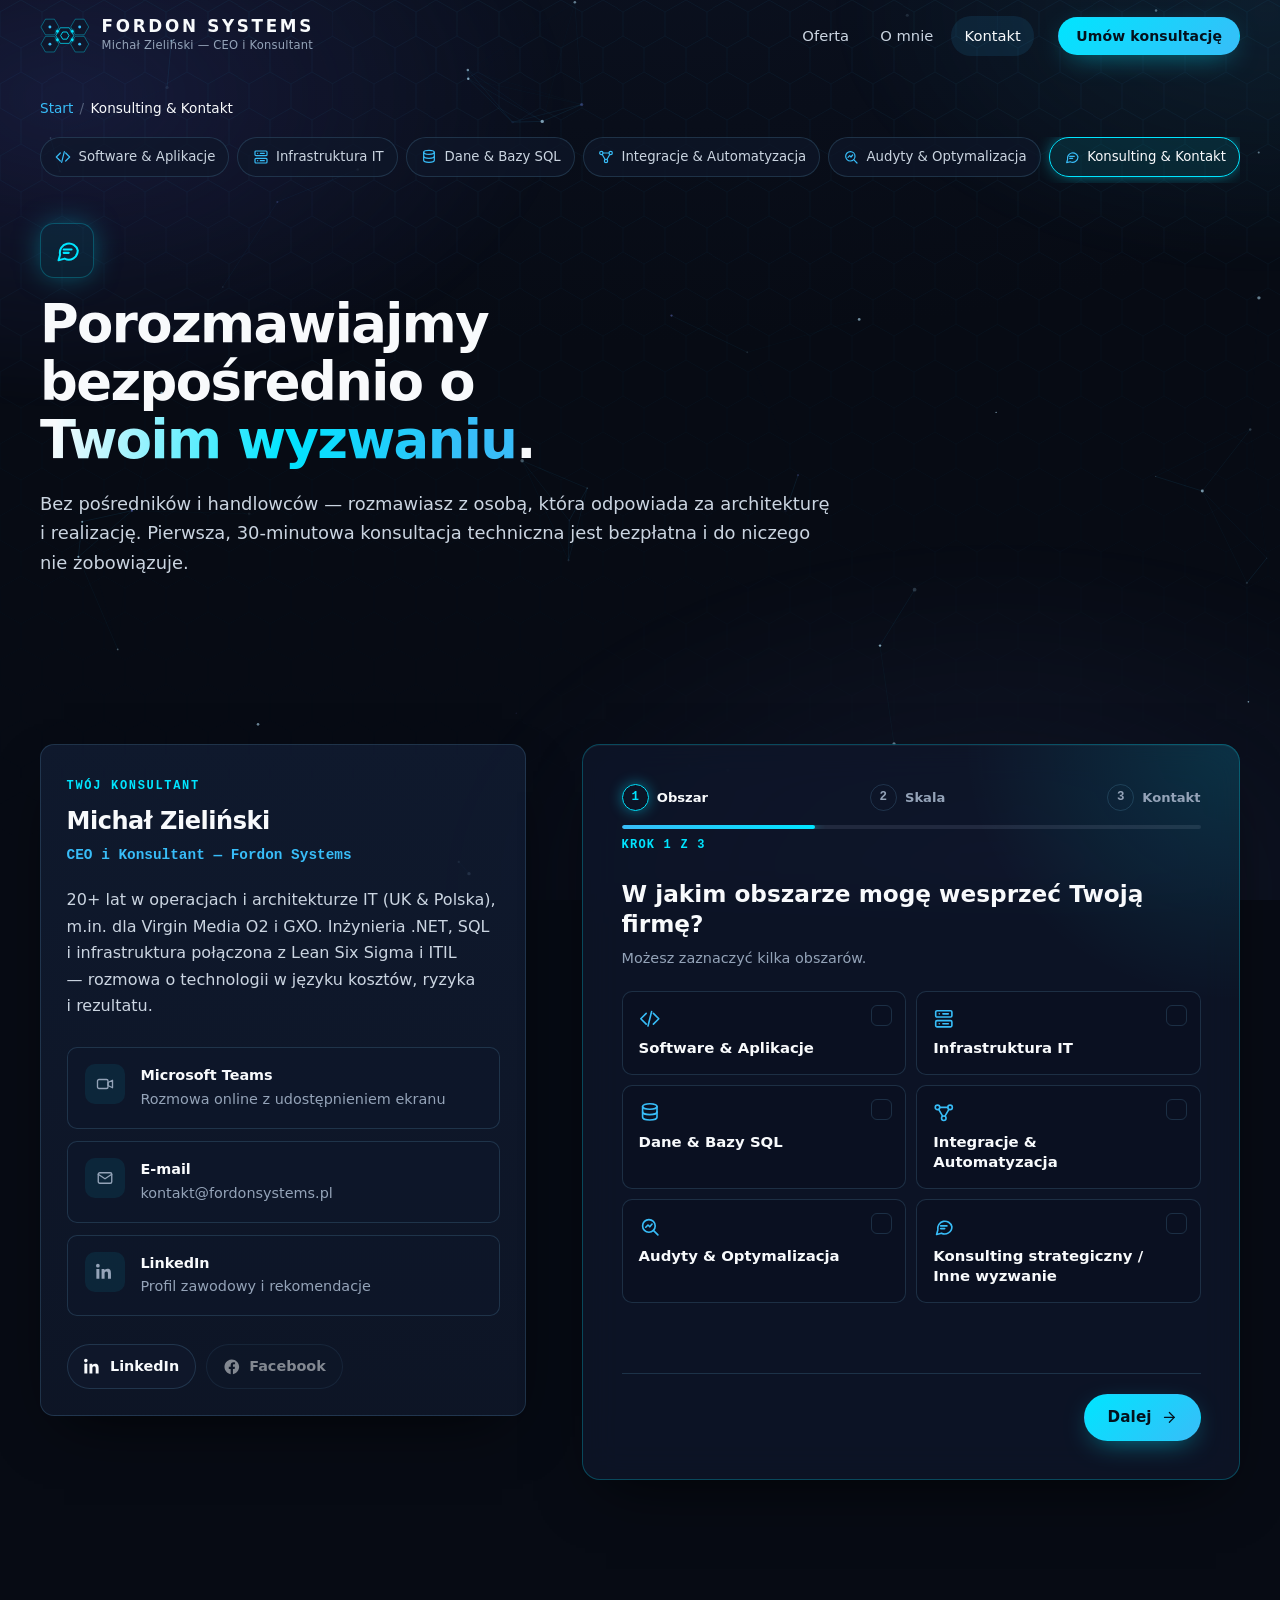
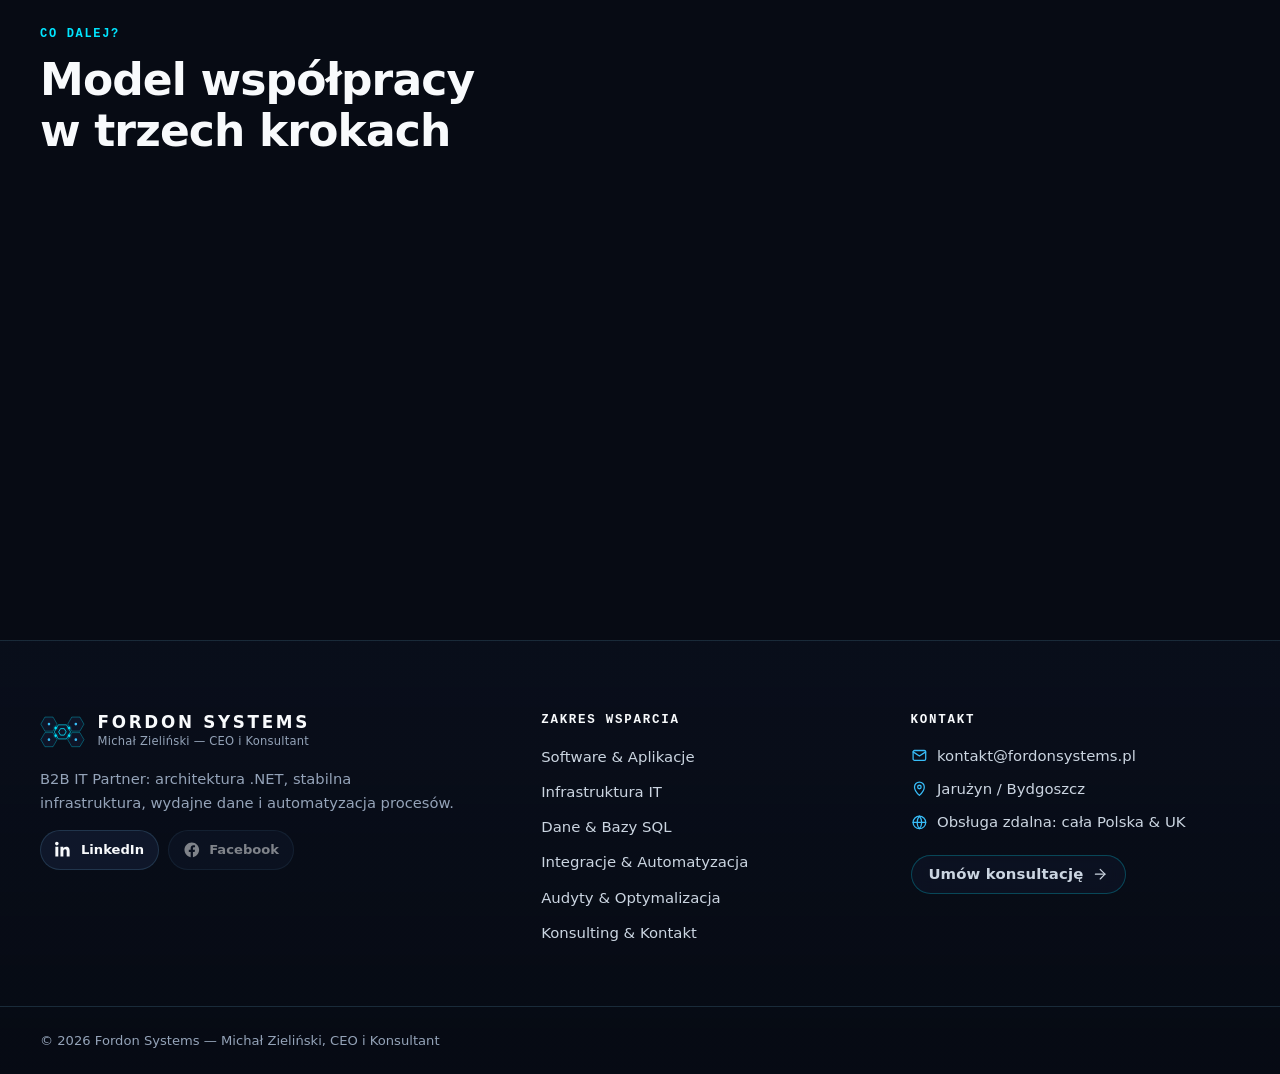
<file: kontakt.html>
<!DOCTYPE html>
<html lang="pl">
<head>
  <meta charset="utf-8">
  <meta name="viewport" content="width=device-width, initial-scale=1">
  <!-- Phase 2: add the API origin (APP_CONFIG.apiBaseUrl) to connect-src. -->
  <meta http-equiv="Content-Security-Policy" content="default-src 'self'; script-src 'self' https://connect.facebook.net; style-src 'self'; img-src 'self' data: https://www.facebook.com; connect-src 'self' https://www.facebook.com https://connect.facebook.net; font-src 'self'; object-src 'none'; base-uri 'self'; form-action 'self'; frame-src 'none'">
  <meta name="referrer" content="strict-origin-when-cross-origin">
  <title>Konsulting &amp; Kontakt — Michał Zieliński, CEO i Konsultant | Fordon Systems</title>
  <meta name="description" content="Umów bezpłatną 30-minutową konsultację techniczną z Michałem Zielińskim (CEO i Konsultant Fordon Systems) — Microsoft Teams, e-mail lub telefon.">
  <meta name="theme-color" content="#070B14">
  <meta property="og:type" content="website">
  <meta property="og:title" content="Konsulting &amp; Kontakt — Fordon Systems">
  <meta property="og:locale" content="pl_PL">
  <link rel="icon" href="./assets/favicon.svg" type="image/svg+xml">
  <link rel="stylesheet" href="./css/style.css">
  <!-- META PIXEL: configured in js/config.js (APP_CONFIG.metaPixel), injected by js/app.js — see index.html for details. -->
  <script src="./js/config.js" defer></script>
  <script src="./js/app.js" defer></script>
</head>
<body data-page="consulting">
  <a class="skip-link" href="#main">Przejdź do treści</a>
  <div class="bg" aria-hidden="true"><div class="bg__nebula"></div><canvas id="bg-network"></canvas><div class="bg__hex"></div><div class="bg__spot"></div></div>

  <header class="site-header" data-component="header"></header>

  <main id="main">
    <div class="container">
      <nav data-component="breadcrumbs"></nav>
      <nav data-component="pillar-nav"></nav>
    </div>

    <section class="page-hero" aria-labelledby="page-title">
      <div class="container">
        <div class="page-hero__inner">
          <span class="page-hero__icon"><svg class="icon" viewBox="0 0 24 24" aria-hidden="true" fill="none" stroke="currentColor" stroke-width="1.8" stroke-linecap="round" stroke-linejoin="round"><path d="M21 12a8 8 0 0 1-11.6 7.1L4 20.5l1.4-4.9A8 8 0 1 1 21 12z"/><line x1="8.5" y1="11" x2="15.5" y2="11"/><line x1="8.5" y1="14" x2="13" y2="14"/></svg></span>
          <h1 id="page-title">Porozmawiajmy bezpośrednio <span class="text-gradient">o Twoim wyzwaniu</span>.</h1>
          <p class="page-hero__lead">
            Bez pośredników i handlowców — rozmawiasz z osobą, która odpowiada za architekturę i realizację.
            Pierwsza, 30-minutowa konsultacja techniczna jest bezpłatna i do niczego nie zobowiązuje.
          </p>
        </div>
      </div>
    </section>

    <section class="section section--tight" aria-labelledby="contact-title">
      <div class="container contact__grid">
        <div class="contact__aside">
          <div class="panel tech">
            <span class="eyebrow">Twój konsultant</span>
            <h2 id="contact-title">Michał Zieliński</h2>
            <span class="about__role">CEO i Konsultant — Fordon Systems</span>
            <p>
              20+ lat w operacjach i architekturze IT (UK &amp; Polska), m.in. dla Virgin Media O2 i GXO.
              Inżynieria .NET, SQL i infrastruktura połączona z Lean Six Sigma i ITIL — rozmowa o technologii
              w języku kosztów, ryzyka i rezultatu.
            </p>
            <ul class="channels">
              <li>
                <a class="channel" href="?channel=teams#formularz" data-teams>
                  <span class="channel__icon"><svg class="icon" viewBox="0 0 24 24" aria-hidden="true" fill="none" stroke="currentColor" stroke-width="1.8" stroke-linecap="round" stroke-linejoin="round"><rect x="2" y="6" width="14" height="12" rx="2"/><path d="M16 10l6-3v10l-6-3z"/></svg></span>
                  <span><strong data-bind="contact.teamsLabel">Microsoft Teams</strong><span>Rozmowa online z udostępnieniem ekranu</span></span>
                </a>
              </li>
              <li>
                <a class="channel" href="mailto:kontakt@fordonsystems.pl" data-mailto>
                  <span class="channel__icon"><svg class="icon" viewBox="0 0 24 24" aria-hidden="true" fill="none" stroke="currentColor" stroke-width="1.8" stroke-linecap="round" stroke-linejoin="round"><rect x="3" y="5" width="18" height="14" rx="2"/><polyline points="3 7 12 13 21 7"/></svg></span>
                  <span><strong>E-mail</strong><span data-bind="contact.email">kontakt@fordonsystems.pl</span></span>
                </a>
              </li>
              <li>
                <a class="channel" href="https://www.linkedin.com/in/michal-zielinski-a67a75123/" data-link="linkedin" target="_blank" rel="noopener noreferrer me">
                  <span class="channel__icon"><svg class="icon" viewBox="0 0 24 24" aria-hidden="true"><path fill="currentColor" d="M4.98 3.5a2.48 2.48 0 1 1-4.96 0 2.48 2.48 0 0 1 4.96 0zM.5 8h4v13h-4V8zm7 0h3.8v1.8h.05c.53-1 1.84-2.06 3.8-2.06 4.05 0 4.8 2.67 4.8 6.15V21h-4v-6.3c0-1.5-.03-3.43-2.1-3.43-2.1 0-2.42 1.64-2.42 3.33V21h-4V8z"/></svg></span>
                  <span><strong>LinkedIn</strong><span>Profil zawodowy i rekomendacje</span></span>
                </a>
              </li>
            </ul>
            <div data-component="social"></div>
          </div>
        </div>

        <div id="formularz" data-component="lead-wizard">
          <noscript>
            <p>Formularz wymaga JavaScript. Napisz bezpośrednio: <a href="mailto:kontakt@fordonsystems.pl">kontakt@fordonsystems.pl</a></p>
          </noscript>
        </div>
      </div>
    </section>

    <section class="section section--tight" aria-labelledby="process-title">
      <div class="container">
        <div class="section-head">
          <span class="eyebrow">Co dalej?</span>
          <h2 id="process-title">Model współpracy w trzech krokach</h2>
        </div>
        <ol data-component="process"></ol>
      </div>
    </section>
  </main>

  <footer class="site-footer" data-component="footer"></footer>
</body>
</html>
</file>
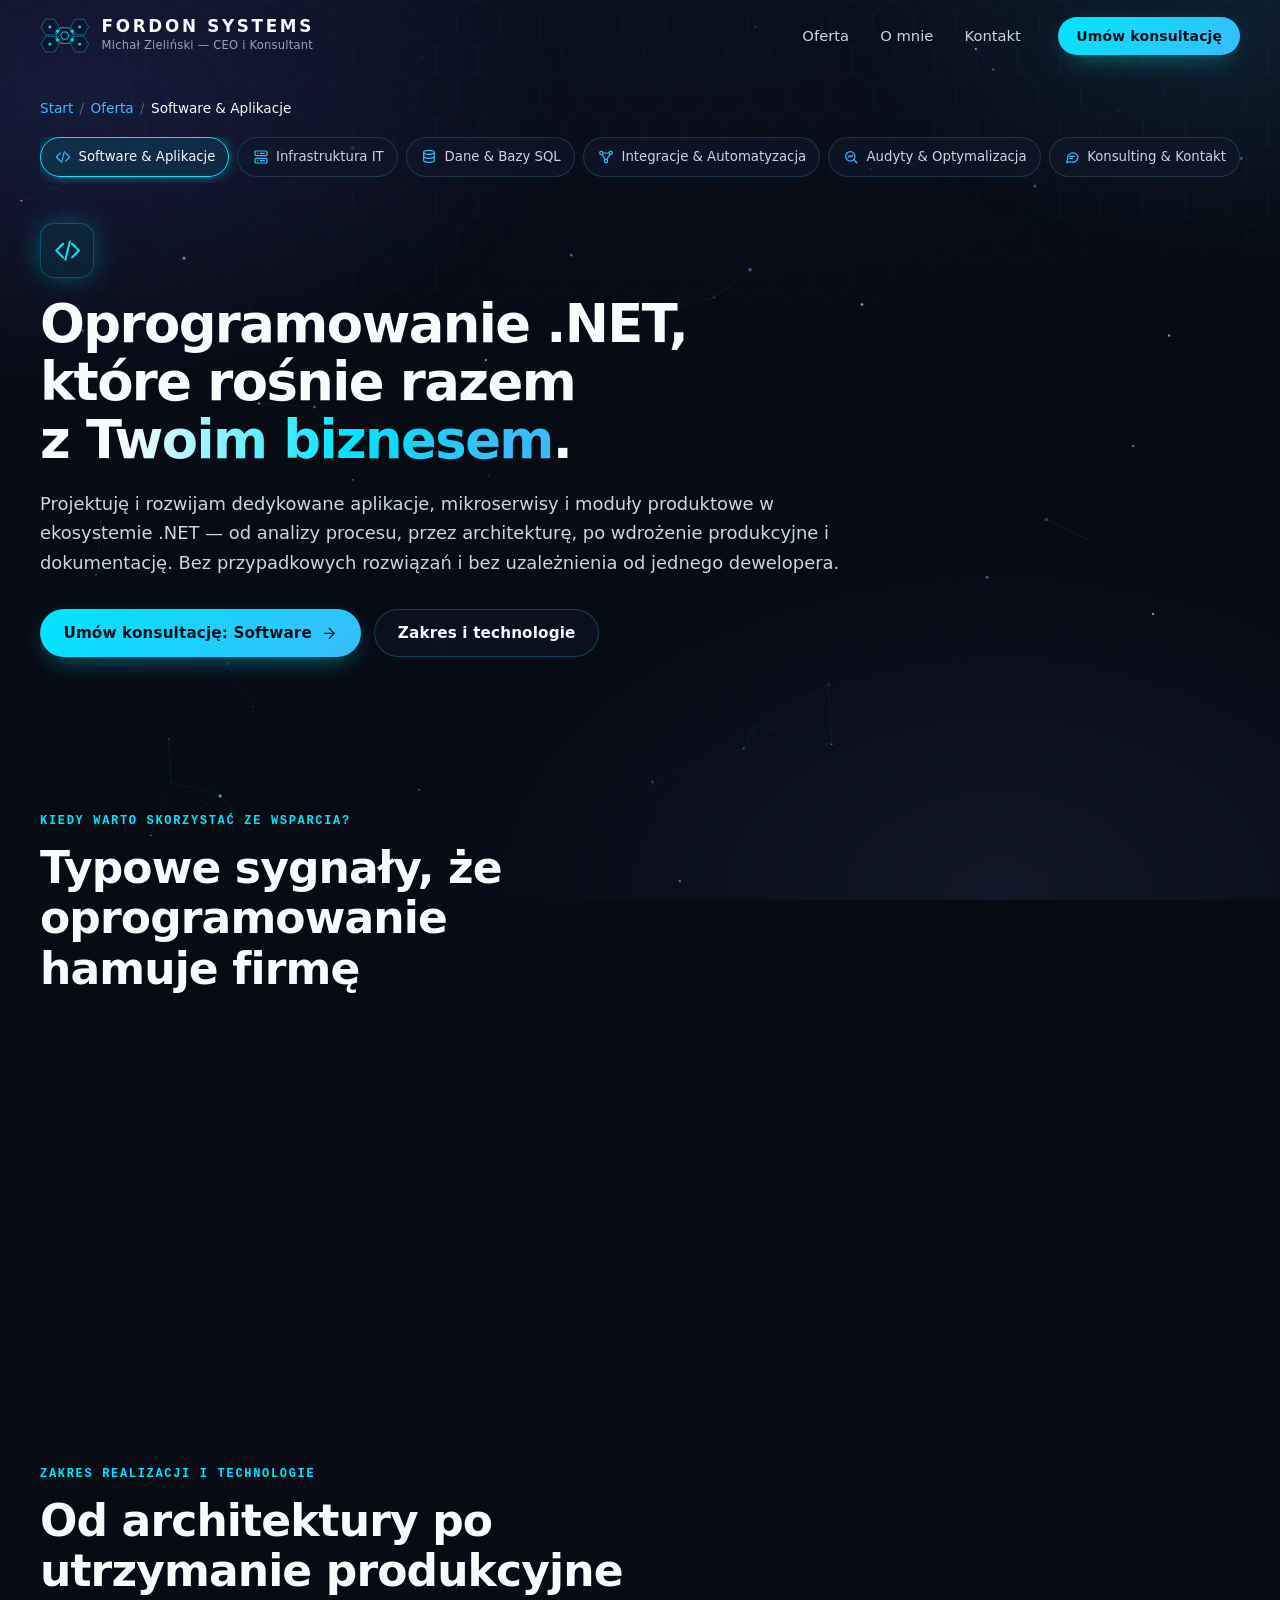
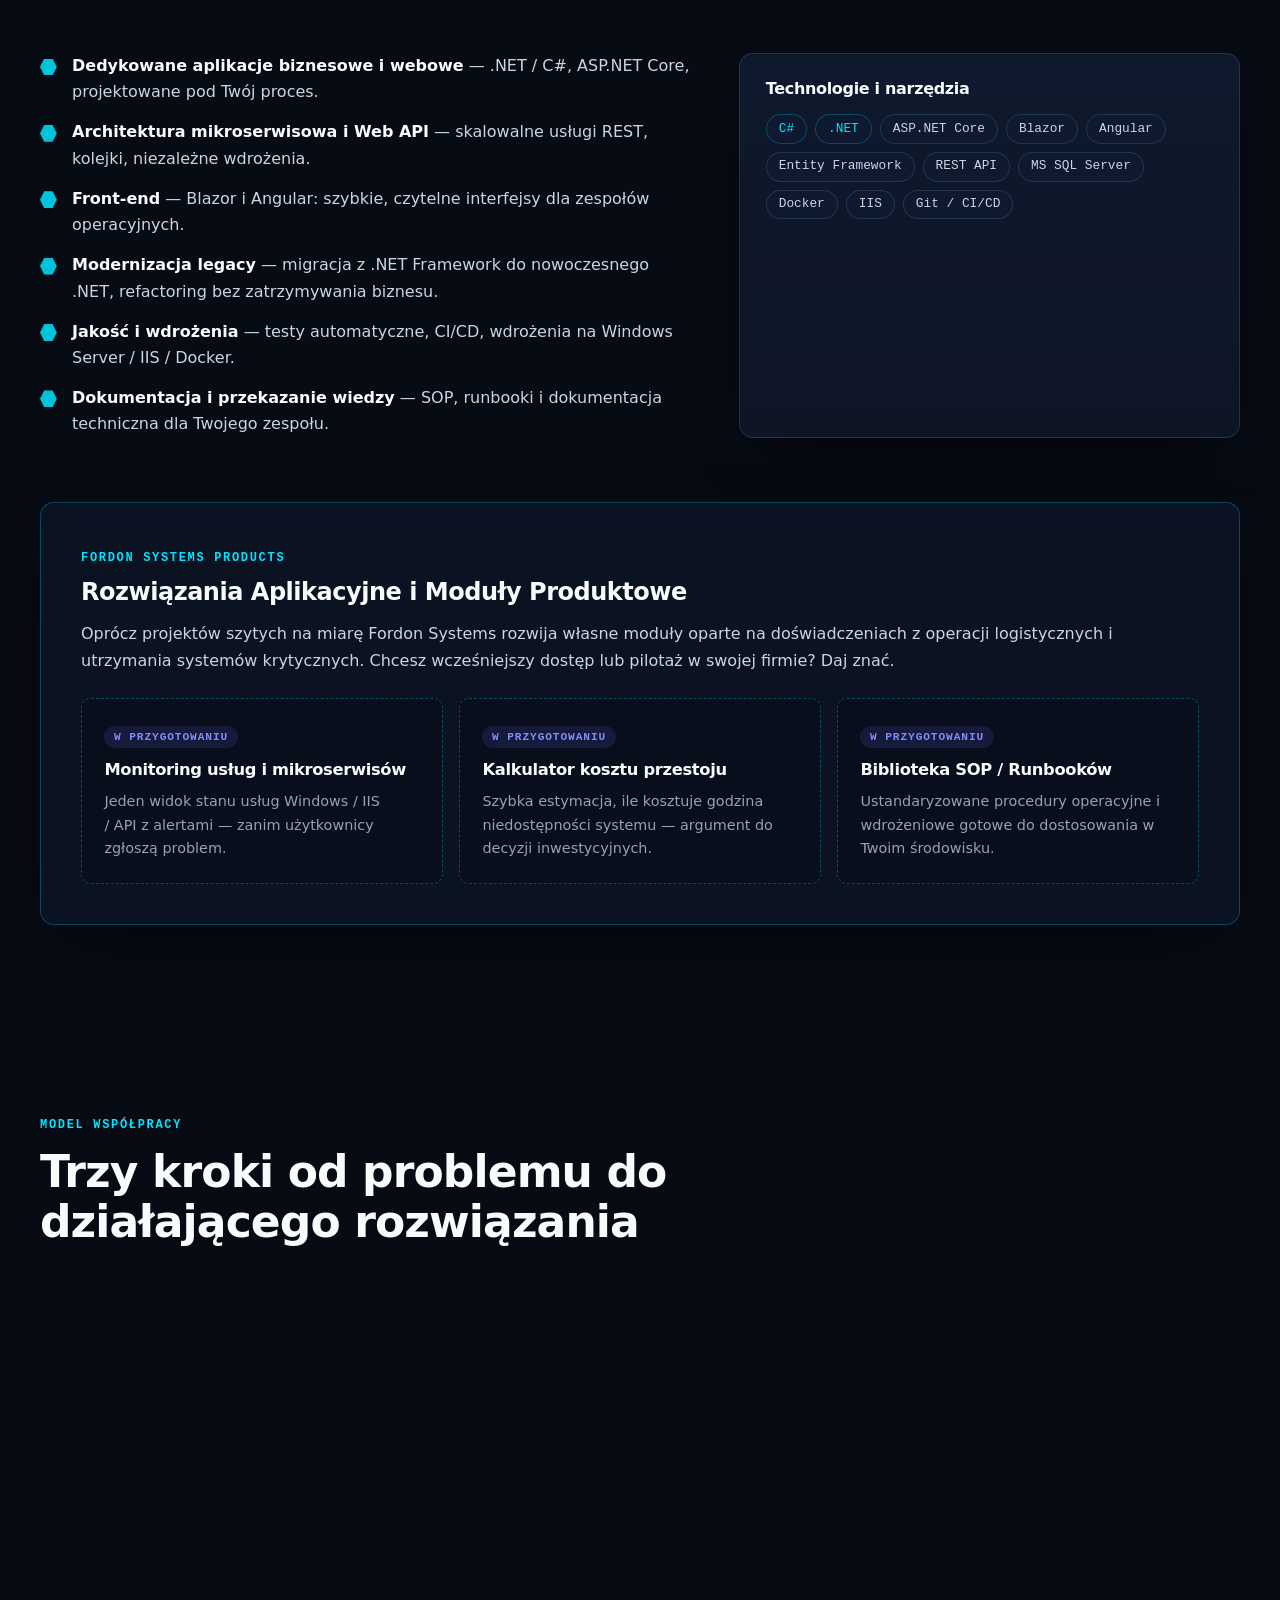
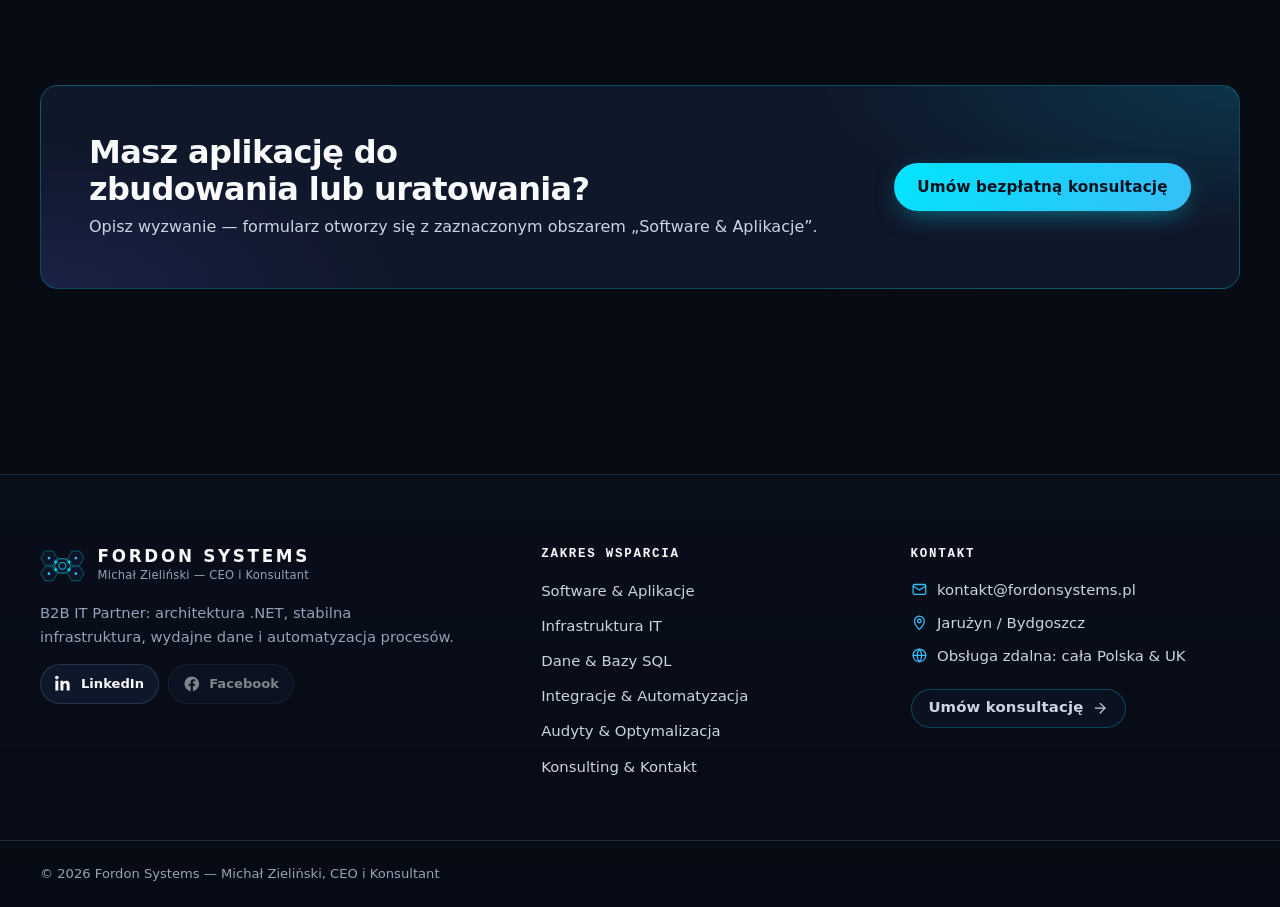
<file: software.html>
<!DOCTYPE html>
<html lang="pl">
<head>
  <meta charset="utf-8">
  <meta name="viewport" content="width=device-width, initial-scale=1">
  <!-- Phase 2: add the API origin (APP_CONFIG.apiBaseUrl) to connect-src. -->
  <meta http-equiv="Content-Security-Policy" content="default-src 'self'; script-src 'self' https://connect.facebook.net; style-src 'self'; img-src 'self' data: https://www.facebook.com; connect-src 'self' https://www.facebook.com https://connect.facebook.net; font-src 'self'; object-src 'none'; base-uri 'self'; form-action 'self'; frame-src 'none'">
  <meta name="referrer" content="strict-origin-when-cross-origin">
  <title>Software &amp; Aplikacje .NET — Fordon Systems</title>
  <meta name="description" content="Dedykowane aplikacje .NET / C#, mikroserwisy, Blazor i Angular, modernizacja systemów legacy oraz autorskie moduły produktowe Fordon Systems.">
  <meta name="theme-color" content="#070B14">
  <meta property="og:type" content="website">
  <meta property="og:title" content="Software &amp; Aplikacje .NET — Fordon Systems">
  <meta property="og:locale" content="pl_PL">
  <link rel="icon" href="./assets/favicon.svg" type="image/svg+xml">
  <link rel="stylesheet" href="./css/style.css">
  <!-- META PIXEL: configured in js/config.js (APP_CONFIG.metaPixel), injected by js/app.js — see index.html for details. -->
  <script src="./js/config.js" defer></script>
  <script src="./js/app.js" defer></script>
</head>
<body data-page="software">
  <a class="skip-link" href="#main">Przejdź do treści</a>
  <div class="bg" aria-hidden="true"><div class="bg__nebula"></div><canvas id="bg-network"></canvas><div class="bg__hex"></div><div class="bg__spot"></div></div>

  <header class="site-header" data-component="header"></header>

  <main id="main">
    <div class="container">
      <nav data-component="breadcrumbs"></nav>
      <nav data-component="pillar-nav"></nav>
    </div>

    <!-- 1. Pillar hero -->
    <section class="page-hero" aria-labelledby="page-title">
      <div class="container">
        <div class="page-hero__inner">
          <span class="page-hero__icon"><svg class="icon" viewBox="0 0 24 24" aria-hidden="true" fill="none" stroke="currentColor" stroke-width="1.8" stroke-linecap="round" stroke-linejoin="round"><polyline points="8 6 2 12 8 18"/><polyline points="16 6 22 12 16 18"/><line x1="14" y1="4" x2="10" y2="20"/></svg></span>
          <h1 id="page-title">Oprogramowanie .NET, które rośnie razem z <span class="text-gradient">Twoim biznesem</span>.</h1>
          <p class="page-hero__lead">
            Projektuję i rozwijam dedykowane aplikacje, mikroserwisy i moduły produktowe w ekosystemie .NET —
            od analizy procesu, przez architekturę, po wdrożenie produkcyjne i dokumentację. Bez przypadkowych
            rozwiązań i bez uzależnienia od jednego dewelopera.
          </p>
          <div class="hero__actions">
            <a class="btn btn--primary" href="kontakt.html?pillar=software#formularz">Umów konsultację: Software
              <svg class="icon" viewBox="0 0 24 24" aria-hidden="true" fill="none" stroke="currentColor" stroke-width="1.8" stroke-linecap="round" stroke-linejoin="round"><line x1="5" y1="12" x2="19" y2="12"/><polyline points="12 5 19 12 12 19"/></svg>
            </a>
            <a class="btn btn--ghost" href="#zakres">Zakres i technologie</a>
          </div>
        </div>
      </div>
    </section>

    <!-- 2. When to get support -->
    <section class="section section--tight" aria-labelledby="problems-title">
      <div class="container">
        <div class="section-head">
          <span class="eyebrow">Kiedy warto skorzystać ze wsparcia?</span>
          <h2 id="problems-title">Typowe sygnały, że oprogramowanie hamuje firmę</h2>
        </div>
        <ul class="problems">
          <li class="problem panel" data-reveal>
            <span class="problem__num">01</span>
            <h3>Excel i ręczne obejścia zamiast systemu</h3>
            <p>Kluczowe procesy żyją w arkuszach i mailach, a każda zmiana wymaga ręcznej pracy i niesie ryzyko błędu.</p>
          </li>
          <li class="problem panel" data-reveal>
            <span class="problem__num">02</span>
            <h3>Legacy, którego nikt nie chce dotykać</h3>
            <p>Aplikacja działa, ale rozwój jest powolny, brakuje testów i dokumentacji, a wiedza siedzi w głowie jednej osoby.</p>
          </li>
          <li class="problem panel" data-reveal>
            <span class="problem__num">03</span>
            <h3>Gotowe narzędzie nie pasuje do procesu</h3>
            <p>Dopasowujesz firmę do oprogramowania zamiast oprogramowania do firmy — i tracisz przewagę operacyjną.</p>
          </li>
          <li class="problem panel" data-reveal>
            <span class="problem__num">04</span>
            <h3>System nie nadąża za skalą</h3>
            <p>Rosnący wolumen zamówień, użytkowników lub danych powoduje spowolnienia, timeouty i przestoje.</p>
          </li>
        </ul>
      </div>
    </section>

    <!-- 3. Scope & technologies -->
    <section class="section" id="zakres" aria-labelledby="scope-title">
      <div class="container">
        <div class="section-head">
          <span class="eyebrow">Zakres realizacji i technologie</span>
          <h2 id="scope-title">Od architektury po utrzymanie produkcyjne</h2>
        </div>
        <div class="scope__grid">
          <ul class="checklist">
            <li><strong>Dedykowane aplikacje biznesowe i webowe</strong> — .NET / C#, ASP.NET Core, projektowane pod Twój proces.</li>
            <li><strong>Architektura mikroserwisowa i Web API</strong> — skalowalne usługi REST, kolejki, niezależne wdrożenia.</li>
            <li><strong>Front-end</strong> — Blazor i Angular: szybkie, czytelne interfejsy dla zespołów operacyjnych.</li>
            <li><strong>Modernizacja legacy</strong> — migracja z .NET Framework do nowoczesnego .NET, refactoring bez zatrzymywania biznesu.</li>
            <li><strong>Jakość i wdrożenia</strong> — testy automatyczne, CI/CD, wdrożenia na Windows Server / IIS / Docker.</li>
            <li><strong>Dokumentacja i przekazanie wiedzy</strong> — SOP, runbooki i dokumentacja techniczna dla Twojego zespołu.</li>
          </ul>
          <aside class="tech panel" aria-labelledby="tech-title">
            <h3 id="tech-title">Technologie i narzędzia</h3>
            <ul class="chips">
              <li class="chip chip--accent">C#</li>
              <li class="chip chip--accent">.NET</li>
              <li class="chip">ASP.NET Core</li>
              <li class="chip">Blazor</li>
              <li class="chip">Angular</li>
              <li class="chip">Entity Framework</li>
              <li class="chip">REST API</li>
              <li class="chip">MS SQL Server</li>
              <li class="chip">Docker</li>
              <li class="chip">IIS</li>
              <li class="chip">Git / CI/CD</li>
            </ul>
          </aside>
        </div>

        <!-- PRODUCT MODULES: add future Fordon Systems products/modules as new <li class="product"> items below. -->
        <div class="products panel panel--glass" id="rozwiazania" aria-labelledby="products-title">
          <span class="eyebrow">Fordon Systems Products</span>
          <h2 id="products-title">Rozwiązania Aplikacyjne i Moduły Produktowe</h2>
          <p>
            Oprócz projektów szytych na miarę Fordon Systems rozwija własne moduły oparte na doświadczeniach z operacji
            logistycznych i utrzymania systemów krytycznych. Chcesz wcześniejszy dostęp lub pilotaż w swojej firmie? Daj znać.
          </p>
          <ul class="products__grid">
            <li class="product">
              <span class="product__status">W przygotowaniu</span>
              <h3>Monitoring usług i mikroserwisów</h3>
              <p>Jeden widok stanu usług Windows / IIS / API z alertami — zanim użytkownicy zgłoszą problem.</p>
            </li>
            <li class="product">
              <span class="product__status">W przygotowaniu</span>
              <h3>Kalkulator kosztu przestoju</h3>
              <p>Szybka estymacja, ile kosztuje godzina niedostępności systemu — argument do decyzji inwestycyjnych.</p>
            </li>
            <li class="product">
              <span class="product__status">W przygotowaniu</span>
              <h3>Biblioteka SOP / Runbooków</h3>
              <p>Ustandaryzowane procedury operacyjne i wdrożeniowe gotowe do dostosowania w Twoim środowisku.</p>
            </li>
          </ul>
        </div>
      </div>
    </section>

    <!-- 4. Cooperation model -->
    <section class="section section--tight" aria-labelledby="process-title">
      <div class="container">
        <div class="section-head">
          <span class="eyebrow">Model współpracy</span>
          <h2 id="process-title">Trzy kroki od problemu do działającego rozwiązania</h2>
        </div>
        <ol data-component="process"></ol>
      </div>
    </section>

    <!-- 5. Contextual pre-fill CTA -->
    <section class="section section--tight" aria-labelledby="cta-title">
      <div class="container">
        <div class="cta-band">
          <div>
            <h2 id="cta-title">Masz aplikację do zbudowania lub uratowania?</h2>
            <p>Opisz wyzwanie — formularz otworzy się z zaznaczonym obszarem „Software &amp; Aplikacje”.</p>
          </div>
          <div class="cta-band__actions">
            <a class="btn btn--primary" href="kontakt.html?pillar=software#formularz">Umów bezpłatną konsultację</a>
          </div>
        </div>
      </div>
    </section>
  </main>

  <footer class="site-footer" data-component="footer"></footer>
</body>
</html>
</file>
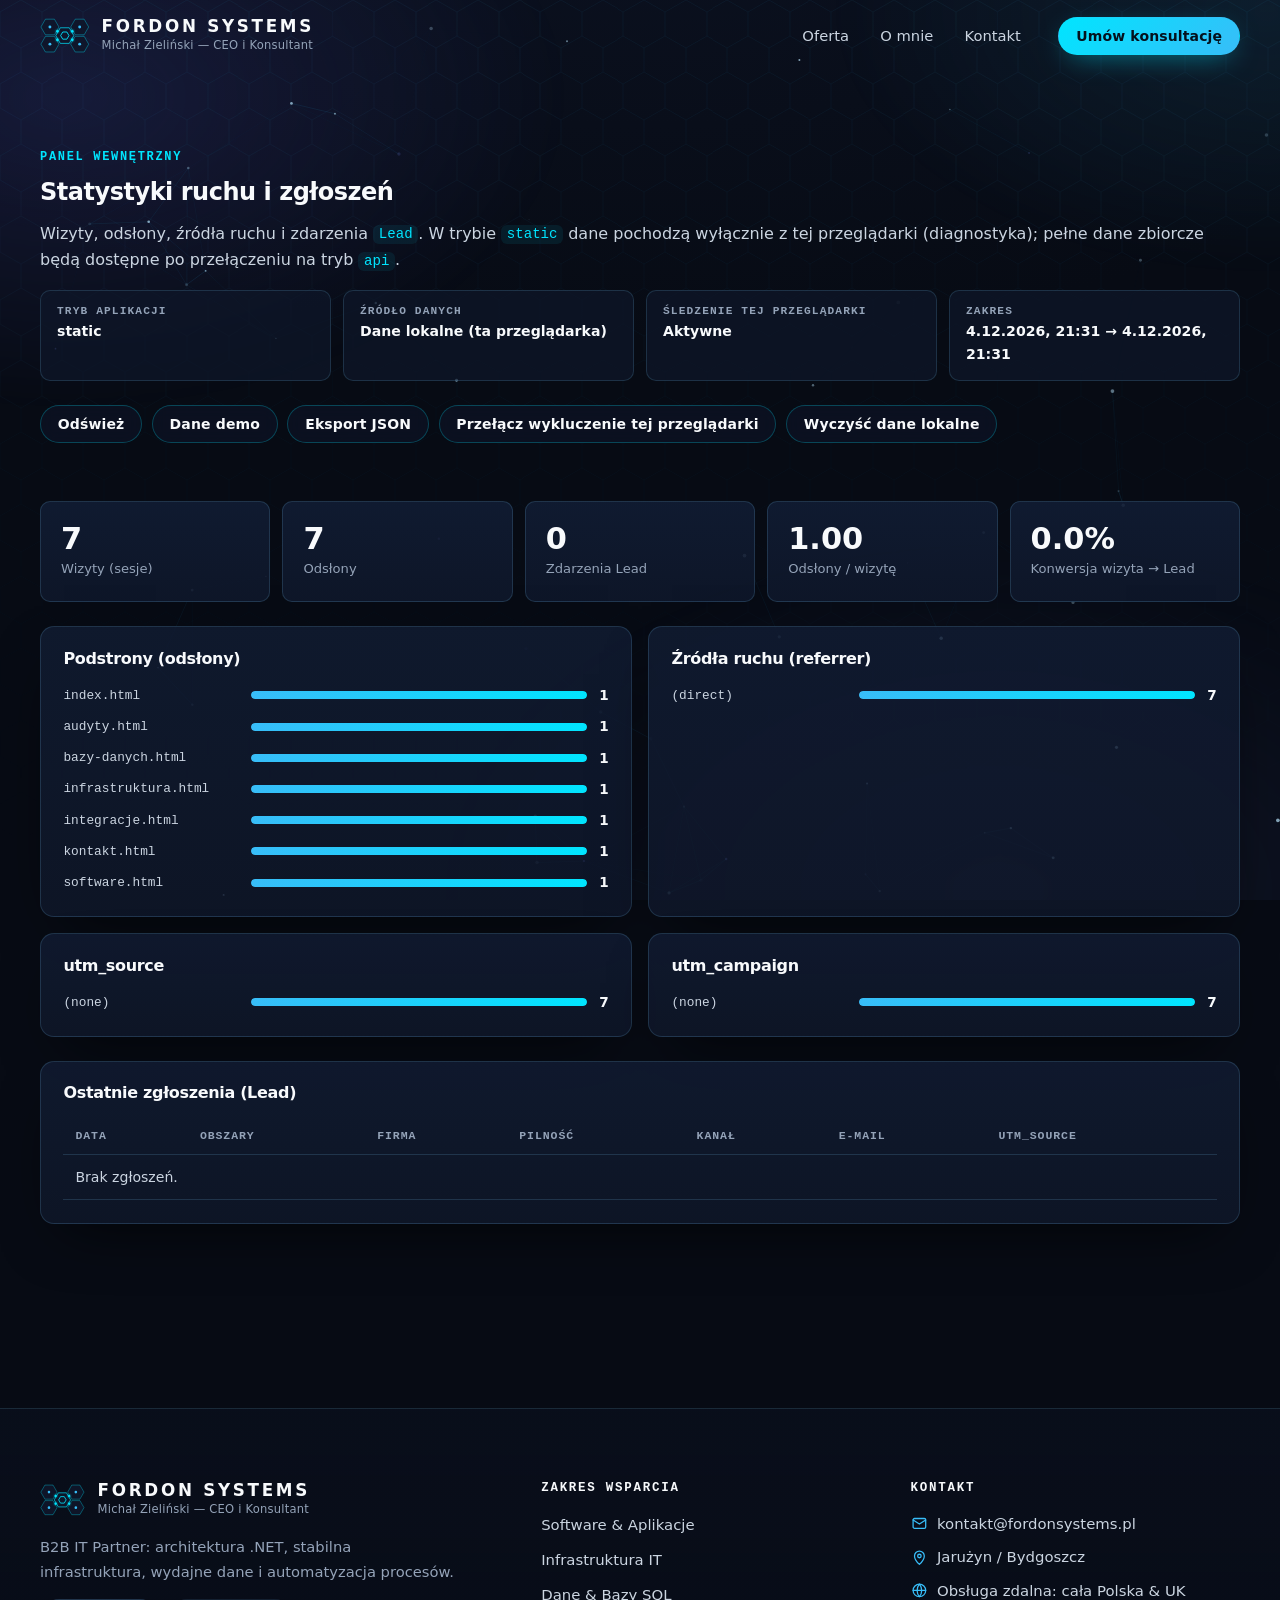
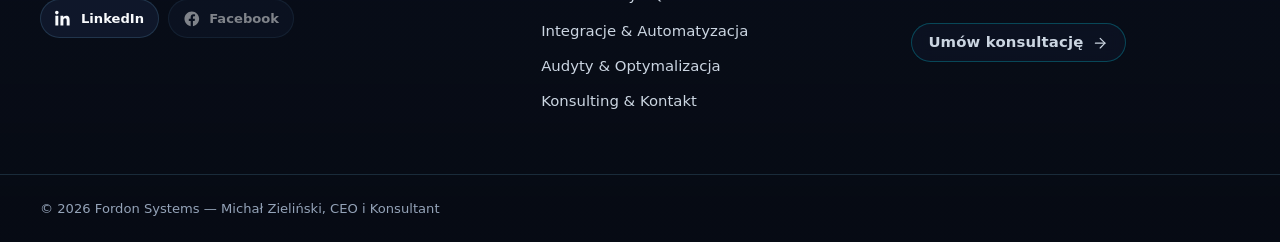
<file: stats.html>
<!DOCTYPE html>
<html lang="pl">
<head>
  <meta charset="utf-8">
  <meta name="viewport" content="width=device-width, initial-scale=1">
  <!-- Phase 2: add the API origin (APP_CONFIG.apiBaseUrl) to connect-src. -->
  <meta http-equiv="Content-Security-Policy" content="default-src 'self'; script-src 'self'; style-src 'self'; img-src 'self' data:; connect-src 'self'; font-src 'self'; object-src 'none'; base-uri 'self'; form-action 'self'; frame-src 'none'">
  <meta name="referrer" content="no-referrer">
  <meta name="robots" content="noindex, nofollow, noarchive">
  <title>Statystyki — Fordon Systems (panel wewnętrzny)</title>
  <meta name="theme-color" content="#070B14">
  <link rel="icon" href="./assets/favicon.svg" type="image/svg+xml">
  <link rel="stylesheet" href="./css/style.css">
  <script src="./js/config.js" defer></script>
  <script src="./js/app.js" defer></script>
</head>
<!--
  ACCESS CONTROL PLACEHOLDER
  This page is intentionally not linked from the site navigation and is excluded from indexing,
  but a static file is still publicly reachable. Protect it before publishing real data:
    - Phase 1 (static): data shown here comes ONLY from the current browser's localStorage,
      so nothing is exposed to other visitors.
    - Phase 2 (api): enforce authorization server-side on GET /api/analytics/summary
      (bearer token / Cloudflare Access / IP allow-list). Optionally put this page behind
      Cloudflare Access (Zero Trust) or HTTP Basic Auth at the edge.
-->
<body data-page="stats">
  <a class="skip-link" href="#main">Przejdź do treści</a>
  <div class="bg" aria-hidden="true"><div class="bg__nebula"></div><canvas id="bg-network"></canvas><div class="bg__hex"></div><div class="bg__spot"></div></div>

  <header class="site-header" data-component="header"></header>

  <main id="main">
    <section class="section section--tight" aria-labelledby="stats-title">
      <div class="container">
        <span class="eyebrow">Panel wewnętrzny</span>
        <h1 id="stats-title">Statystyki ruchu i zgłoszeń</h1>
        <p>Wizyty, odsłony, źródła ruchu i zdarzenia <code>Lead</code>. W trybie <code>static</code> dane pochodzą wyłącznie z tej przeglądarki (diagnostyka); pełne dane zbiorcze będą dostępne po przełączeniu na tryb <code>api</code>.</p>

        <ul class="stats-meta">
          <li><span>Tryb aplikacji</span><strong id="stats-mode">—</strong></li>
          <li><span>Źródło danych</span><strong id="stats-source">—</strong></li>
          <li><span>Śledzenie tej przeglądarki</span><strong id="stats-tracking">—</strong></li>
          <li><span>Zakres</span><strong id="stats-range">—</strong></li>
        </ul>

        <!-- Phase 2 only: forwards the token as "Authorization: Bearer <token>". Real protection is server-side. -->
        <form class="stats-auth panel" id="stats-auth" hidden autocomplete="off">
          <label for="stats-token">Token dostępu</label>
          <input id="stats-token" name="token" type="password" autocomplete="off" spellcheck="false">
          <button class="btn btn--primary btn--sm" type="submit">Zaloguj</button>
        </form>

        <div class="stats-toolbar">
          <button class="btn btn--ghost btn--sm" type="button" data-stats-action="refresh">Odśwież</button>
          <button class="btn btn--ghost btn--sm" type="button" data-stats-action="demo" aria-pressed="false">Dane demo</button>
          <button class="btn btn--ghost btn--sm" type="button" data-stats-action="export">Eksport JSON</button>
          <button class="btn btn--ghost btn--sm" type="button" data-stats-action="notrack">Przełącz wykluczenie tej przeglądarki</button>
          <button class="btn btn--ghost btn--sm" type="button" data-stats-action="clear">Wyczyść dane lokalne</button>
        </div>
        <p class="stats-status" id="stats-status" role="status"></p>

        <div class="kpis" id="stats-kpis"></div>

        <div class="stats-grid">
          <section class="stats-card panel" aria-labelledby="h-paths"><h2 id="h-paths">Podstrony (odsłony)</h2><div id="stats-paths"></div></section>
          <section class="stats-card panel" aria-labelledby="h-ref"><h2 id="h-ref">Źródła ruchu (referrer)</h2><div id="stats-referrers"></div></section>
          <section class="stats-card panel" aria-labelledby="h-src"><h2 id="h-src">utm_source</h2><div id="stats-utm-source"></div></section>
          <section class="stats-card panel" aria-labelledby="h-camp"><h2 id="h-camp">utm_campaign</h2><div id="stats-utm-campaign"></div></section>
        </div>

        <section class="stats-card panel" aria-labelledby="h-leads">
          <h2 id="h-leads">Ostatnie zgłoszenia (Lead)</h2>
          <div class="table-wrap">
            <table class="stats-table">
              <thead>
                <tr><th scope="col">Data</th><th scope="col">Obszary</th><th scope="col">Firma</th><th scope="col">Pilność</th><th scope="col">Kanał</th><th scope="col">E-mail</th><th scope="col">utm_source</th></tr>
              </thead>
              <tbody id="stats-leads"></tbody>
            </table>
          </div>
        </section>
      </div>
    </section>
  </main>

  <footer class="site-footer" data-component="footer"></footer>
</body>
</html>
</file>
<file: css/style.css>
/* ==========================================================================
   Fordon Systems — design system & layout
   Mobile-first, scales from 320px up to 4K. No external fonts or frameworks.
   ========================================================================== */

/* ---------- 1. Design tokens ---------- */
:root {
  /* Space background */
  --bg: #070b14;
  --bg-2: #0b1120;
  /* Surfaces */
  --surface: #0f172a;
  --surface-2: #111c33;
  --surface-glass: rgba(15, 23, 42, 0.72);
  --border: rgba(125, 211, 252, 0.16);
  --border-strong: rgba(0, 229, 255, 0.25);
  /* Accents */
  --cyan: #00e5ff;
  --cyan-2: #00f0ff;
  --sky: #38bdf8;
  --blue: #3b82f6;
  --indigo: #6366f1;
  --indigo-2: #818cf8;
  --green: #10b981;
  --danger: #f87171;
  /* Typography colours */
  --text: #f8fafc;
  --text-2: #cbd5e1;
  --muted: #94a3b8;

  --glow: 0 0 0 1px rgba(0, 229, 255, 0.35), 0 0 28px rgba(0, 229, 255, 0.28);
  --shadow: 0 24px 60px -24px rgba(0, 0, 0, 0.75);

  --font-sans: "Inter", "Segoe UI Variable Text", "Segoe UI", system-ui, -apple-system, "Helvetica Neue", Roboto, Arial, sans-serif;
  --font-mono: ui-monospace, "Cascadia Code", "SF Mono", "JetBrains Mono", Consolas, "Liberation Mono", monospace;

  --radius: 14px;
  --radius-sm: 10px;
  --header-h: 4.5rem;
  --container: 76rem;
  --gutter: clamp(1.1rem, 4vw, 2.5rem);
  --section-y: clamp(4rem, 9vw, 7.5rem);
  --ease: cubic-bezier(0.2, 0.8, 0.2, 1);

  color-scheme: dark;
}

/* ---------- 2. Base ---------- */
*,
*::before,
*::after {
  box-sizing: border-box;
}

html {
  font-size: 100%;
  -webkit-text-size-adjust: 100%;
  scroll-behavior: smooth;
  scroll-padding-top: calc(var(--header-h) + 1rem);
}

@media (min-width: 1600px) { html { font-size: 106.25%; } }
@media (min-width: 2200px) { html { font-size: 118.75%; } }
@media (min-width: 3000px) { html { font-size: 137.5%; } }

body {
  margin: 0;
  min-height: 100vh;
  background: radial-gradient(120% 80% at 50% -10%, var(--bg-2) 0%, var(--bg) 60%) fixed, var(--bg);
  color: var(--text-2);
  font-family: var(--font-sans);
  font-size: 1rem;
  line-height: 1.65;
  text-rendering: optimizeLegibility;
  -webkit-font-smoothing: antialiased;
  overflow-x: hidden;
}

body.nav-open { overflow: hidden; }

img, svg { display: block; max-width: 100%; }
img { height: auto; }

h1, h2, h3, h4 {
  margin: 0 0 0.6em;
  color: var(--text);
  line-height: 1.15;
  letter-spacing: -0.02em;
  font-weight: 700;
  text-wrap: balance;
}

p { margin: 0 0 1em; text-wrap: pretty; }

a {
  color: var(--sky);
  text-decoration-thickness: 1px;
  text-underline-offset: 3px;
  transition: color 0.2s;
}
a:hover { color: var(--cyan); }

ul, ol { margin: 0; padding: 0; }

:focus-visible {
  outline: 2px solid var(--cyan);
  outline-offset: 3px;
  border-radius: 4px;
}

::selection { background: rgba(0, 229, 255, 0.3); color: var(--text); }

code {
  padding: 0.1em 0.4em;
  border-radius: 6px;
  background: rgba(0, 229, 255, 0.08);
  color: var(--cyan);
  font-family: var(--font-mono);
  font-size: 0.88em;
}

[hidden] { display: none !important; }

.sr-only {
  position: absolute !important;
  width: 1px; height: 1px;
  padding: 0; margin: -1px;
  overflow: hidden; clip: rect(0 0 0 0);
  white-space: nowrap; border: 0;
}

.skip-link {
  position: absolute;
  left: 1rem; top: -4rem;
  z-index: 100;
  padding: 0.6rem 1rem;
  background: var(--cyan);
  color: #04111d;
  border-radius: var(--radius-sm);
  font-weight: 600;
}
.skip-link:focus { top: 1rem; color: #04111d; }

.container {
  width: 100%;
  max-width: calc(var(--container) + var(--gutter) * 2);
  margin-inline: auto;
  padding-inline: var(--gutter);
}

.icon { width: 1.25em; height: 1.25em; flex: none; }

/* ---------- 3. Background: space, network canvas, hexagonal grid ---------- */
.bg {
  position: fixed;
  inset: 0;
  z-index: -1;
  pointer-events: none;
  overflow: hidden;
}

.bg__nebula {
  position: absolute;
  inset: -20%;
  background:
    radial-gradient(40% 35% at 18% 22%, rgba(99, 102, 241, 0.16), transparent 70%),
    radial-gradient(35% 30% at 85% 15%, rgba(56, 189, 248, 0.1), transparent 70%),
    radial-gradient(45% 40% at 70% 85%, rgba(129, 140, 248, 0.09), transparent 70%);
  filter: blur(10px);
}

#bg-network { position: absolute; inset: 0; width: 100%; height: 100%; }

.bg__hex,
.bg__spot {
  position: absolute;
  inset: 0;
  background-image: url("data:image/svg+xml,%3Csvg xmlns='http://www.w3.org/2000/svg' width='27.71' height='48' viewBox='0 0 27.71 48'%3E%3Cpath d='M13.86 0L27.71 8V24L13.86 32L0 24V8Z M13.86 32V48' fill='none' stroke='%2338BDF8' stroke-width='0.6'/%3E%3C/svg%3E");
  background-size: 41.57px 72px;
}
.bg__hex {
  opacity: 0.06;
  mask-image: linear-gradient(180deg, #000 0%, rgba(0, 0, 0, 0.4) 60%, transparent 100%);
  -webkit-mask-image: linear-gradient(180deg, #000 0%, rgba(0, 0, 0, 0.4) 60%, transparent 100%);
}
/* Cursor spotlight: --mx / --my are updated by app.js (mouse only). */
.bg__spot {
  opacity: 0.4;
  mask-image: radial-gradient(240px circle at var(--mx, -999px) var(--my, -999px), #000 0%, rgba(0, 0, 0, 0.3) 45%, transparent 75%);
  -webkit-mask-image: radial-gradient(240px circle at var(--mx, -999px) var(--my, -999px), #000 0%, rgba(0, 0, 0, 0.3) 45%, transparent 75%);
}

main { position: relative; }

/* ---------- 4. Buttons, badges, chips ---------- */
.btn {
  --btn-pad-y: 0.85rem;
  --btn-pad-x: 1.4rem;
  display: inline-flex;
  align-items: center;
  justify-content: center;
  gap: 0.55rem;
  padding: var(--btn-pad-y) var(--btn-pad-x);
  border: 1px solid transparent;
  border-radius: 999px;
  font: 600 0.95rem/1.2 var(--font-sans);
  letter-spacing: 0.01em;
  text-decoration: none;
  cursor: pointer;
  transition: transform 0.2s var(--ease), box-shadow 0.25s, background-color 0.25s, border-color 0.25s, color 0.25s;
  white-space: nowrap;
}
.btn .icon { width: 1.1em; height: 1.1em; transition: transform 0.25s var(--ease); }
.btn:hover .icon:last-child { transform: translateX(3px); }
.btn:disabled { opacity: 0.6; cursor: progress; }

.btn--primary {
  background: linear-gradient(135deg, var(--cyan) 0%, var(--sky) 100%);
  color: #04111d;
  box-shadow: 0 8px 28px -10px rgba(0, 229, 255, 0.6);
}
.btn--primary:hover {
  color: #04111d;
  transform: translateY(-2px);
  box-shadow: 0 0 0 1px rgba(0, 240, 255, 0.6), 0 12px 36px -8px rgba(0, 229, 255, 0.7);
}

.btn--ghost {
  background: rgba(15, 23, 42, 0.55);
  border-color: var(--border-strong);
  color: var(--text);
  backdrop-filter: blur(8px);
}
.btn--ghost:hover {
  color: var(--text);
  border-color: var(--cyan);
  box-shadow: var(--glow);
  transform: translateY(-2px);
}

.btn--sm { --btn-pad-y: 0.6rem; --btn-pad-x: 1.05rem; font-size: 0.875rem; }

.badge {
  display: inline-flex;
  align-items: center;
  gap: 0.6rem;
  padding: 0.45rem 0.95rem;
  border: 1px solid var(--border-strong);
  border-radius: 999px;
  background: rgba(15, 23, 42, 0.6);
  color: var(--sky);
  font: 600 0.72rem/1.3 var(--font-mono);
  letter-spacing: 0.08em;
  text-transform: uppercase;
}
.badge::before {
  content: "";
  width: 0.5rem; height: 0.5rem;
  flex: none;
  border-radius: 50%;
  background: var(--green);
  box-shadow: 0 0 0 3px rgba(16, 185, 129, 0.2), 0 0 12px rgba(16, 185, 129, 0.8);
}

.eyebrow {
  display: inline-block;
  margin-bottom: 0.9rem;
  color: var(--cyan);
  font: 600 0.75rem/1.2 var(--font-mono);
  letter-spacing: 0.14em;
  text-transform: uppercase;
}

.chips { display: flex; flex-wrap: wrap; gap: 0.5rem; list-style: none; }
.chip {
  padding: 0.35rem 0.75rem;
  border: 1px solid var(--border);
  border-radius: 999px;
  background: rgba(17, 28, 51, 0.7);
  color: var(--text-2);
  font: 500 0.8rem/1.3 var(--font-mono);
}
.chip--accent { border-color: var(--border-strong); color: var(--cyan); }

.text-gradient {
  background: linear-gradient(100deg, var(--text) 10%, var(--cyan) 55%, var(--sky) 90%);
  -webkit-background-clip: text;
  background-clip: text;
  color: transparent;
}

/* ---------- 5. Header & interactive logo ---------- */
.site-header {
  position: sticky;
  top: 0;
  z-index: 50;
  min-height: var(--header-h);
  border-bottom: 1px solid transparent;
  transition: background-color 0.3s, border-color 0.3s, backdrop-filter 0.3s;
}
.site-header.is-scrolled,
.site-header.is-open {
  background: rgba(7, 11, 20, 0.82);
  border-bottom-color: var(--border);
  backdrop-filter: blur(14px) saturate(140%);
  -webkit-backdrop-filter: blur(14px) saturate(140%);
}

.header__inner {
  display: flex;
  align-items: center;
  gap: 1.5rem;
  min-height: var(--header-h);
}

.brand {
  position: relative;
  display: flex;
  align-items: center;
  gap: 0.75rem;
  min-width: 0;
}
.brand__mark { display: block; width: 3.1rem; flex: none; }
.brand__text {
  display: flex;
  flex-direction: column;
  min-width: 0;
  text-decoration: none;
}
.brand__name {
  display: block;
  color: var(--text);
  font-weight: 800;
  font-size: 1.05rem;
  letter-spacing: 0.16em;
  line-height: 1.15;
  white-space: nowrap;
}
.brand__role {
  display: block;
  color: var(--muted);
  font-size: 0.72rem;
  letter-spacing: 0.02em;
  white-space: nowrap;
  overflow: hidden;
  text-overflow: ellipsis;
}
.brand__tip {
  position: absolute;
  top: calc(100% + 0.4rem);
  left: 0;
  padding: 0.35rem 0.7rem;
  border: 1px solid var(--border-strong);
  border-radius: 8px;
  background: rgba(7, 11, 20, 0.95);
  color: var(--cyan);
  font: 600 0.72rem/1.2 var(--font-mono);
  white-space: nowrap;
  box-shadow: 0 0 20px rgba(0, 229, 255, 0.2);
  opacity: 0;
  transform: translateY(-4px);
  transition: opacity 0.2s, transform 0.2s var(--ease);
  pointer-events: none;
}
.brand__tip.is-visible { opacity: 1; transform: none; }

/* Hex cluster SVG (logo, footer, hero) */
.hexmark { width: 100%; height: auto; overflow: visible; }
.hexmark__tile {
  transform-box: fill-box;
  transform-origin: center;
  transition: transform 0.3s var(--ease), filter 0.3s;
}
.hexmark__hex {
  fill: rgba(15, 23, 42, 0.92);
  stroke: rgba(0, 229, 255, 0.5);
  stroke-width: 0.8;
  transition: fill 0.25s, stroke 0.25s;
}
.hexmark__tile--core .hexmark__hex { stroke: var(--cyan); }
.hexmark__inner { fill: none; stroke: var(--cyan); stroke-width: 1; }
.hexmark__dot { fill: var(--sky); }
.hexmark__link { fill: var(--cyan); filter: drop-shadow(0 0 1px var(--cyan)); }
.hexmark__tile.is-active { transform: scale(1.08); filter: drop-shadow(0 0 2.2px rgba(0, 229, 255, 0.95)); }
.hexmark__tile.is-active .hexmark__hex { fill: rgba(0, 229, 255, 0.2); stroke: var(--cyan-2); }
.hexmark__tile:focus { outline: none; }
.hexmark__tile:focus-visible .hexmark__hex { stroke: var(--text); stroke-width: 1.1; }
.hexmark__title { fill: var(--text); font-family: var(--font-sans); font-size: 2.05px; font-weight: 700; letter-spacing: 0.12px; }
.hexmark__sub { fill: var(--sky); font-family: var(--font-mono); font-size: 1.55px; font-weight: 600; letter-spacing: 0.25px; }

/* Navigation */
.site-nav { margin-left: auto; display: flex; align-items: center; gap: 1.5rem; }
.site-nav__list { display: flex; gap: 0.25rem; list-style: none; }
.site-nav__link {
  display: block;
  padding: 0.5rem 0.85rem;
  border-radius: 999px;
  color: var(--text-2);
  font-size: 0.92rem;
  font-weight: 500;
  text-decoration: none;
}
.site-nav__link:hover,
.site-nav__link[aria-current="page"] { color: var(--text); background: rgba(56, 189, 248, 0.1); }

.nav-toggle {
  display: none;
  margin-left: auto;
  width: 2.75rem;
  height: 2.75rem;
  padding: 0.7rem;
  border: 1px solid var(--border);
  border-radius: 10px;
  background: rgba(15, 23, 42, 0.6);
  cursor: pointer;
  flex-direction: column;
  justify-content: space-between;
}
.nav-toggle__bar {
  display: block;
  height: 2px;
  border-radius: 2px;
  background: var(--text);
  transition: transform 0.25s var(--ease), opacity 0.2s;
}
.is-open .nav-toggle__bar:nth-child(2) { transform: translateY(8px) rotate(45deg); }
.is-open .nav-toggle__bar:nth-child(3) { opacity: 0; }
.is-open .nav-toggle__bar:nth-child(4) { transform: translateY(-8px) rotate(-45deg); }

@media (max-width: 899.98px) {
  .nav-toggle { display: flex; }
  .site-nav {
    position: fixed;
    top: var(--header-h);
    left: 0;
    right: 0;
    bottom: 0;
    flex-direction: column;
    align-items: stretch;
    gap: 1.5rem;
    padding: 1.5rem var(--gutter) 2rem;
    background: rgba(7, 11, 20, 0.97);
    border-top: 1px solid var(--border);
    opacity: 0;
    visibility: hidden;
    transform: translateY(-8px);
    transition: opacity 0.25s, transform 0.25s var(--ease), visibility 0.25s;
  }
  .is-open .site-nav { opacity: 1; visibility: visible; transform: none; }
  .site-nav__list { flex-direction: column; }
  .site-nav__link { padding: 0.9rem 1rem; font-size: 1.1rem; border-radius: var(--radius-sm); }
  .site-nav__cta { align-self: stretch; }
}

@media (max-width: 420px) {
  .brand__role { font-size: 0.66rem; }
  .brand__name { font-size: 0.92rem; letter-spacing: 0.12em; }
  .brand__mark { width: 2.6rem; }
}

/* ---------- 6. Sections ---------- */
.section { position: relative; padding-block: var(--section-y); }
.section--tight { padding-block: calc(var(--section-y) * 0.6); }

.section-head { max-width: 46rem; margin-bottom: clamp(2.25rem, 5vw, 3.5rem); }
.section-head--center { margin-inline: auto; text-align: center; }
.section-head h2 { font-size: clamp(1.8rem, 3.6vw, 2.75rem); }
.section-head p { color: var(--text-2); font-size: 1.08rem; }

.panel {
  position: relative;
  border: 1px solid var(--border);
  border-radius: var(--radius);
  background: linear-gradient(180deg, rgba(17, 28, 51, 0.82), rgba(15, 23, 42, 0.82));
  box-shadow: var(--shadow);
}
.panel--glass {
  border-color: var(--border-strong);
  background: var(--surface-glass);
  backdrop-filter: blur(16px);
  -webkit-backdrop-filter: blur(16px);
}

/* ---------- 7. Hero ---------- */
.hero {
  padding-top: clamp(2.5rem, 7vw, 5.5rem);
  padding-bottom: clamp(3rem, 7vw, 5rem);
}
.hero__grid {
  display: grid;
  gap: clamp(2rem, 5vw, 4rem);
  align-items: center;
}
.hero__title {
  margin: 1.4rem 0 1.25rem;
  font-size: clamp(2rem, 4.6vw, 3.6rem);
  line-height: 1.08;
  letter-spacing: -0.03em;
}
.hero__lead {
  max-width: 40rem;
  color: var(--text-2);
  font-size: clamp(1.02rem, 1.4vw, 1.18rem);
}
.hero__actions { display: flex; flex-wrap: wrap; gap: 0.85rem; margin-top: 2rem; }

.hero-cluster {
  position: relative;
  width: min(100%, 30rem);
  margin-inline: auto;
  padding: 1.5rem 0.5rem 0;
}
.hero-cluster__orbit {
  position: absolute;
  inset: -4% 2% 6%;
  border: 1px dashed rgba(56, 189, 248, 0.18);
  border-radius: 50%;
  animation: orbit 60s linear infinite;
}
.hero-cluster__orbit::before,
.hero-cluster__orbit::after {
  content: "";
  position: absolute;
  width: 7px;
  height: 7px;
  border-radius: 50%;
  background: var(--cyan);
  box-shadow: 0 0 14px var(--cyan);
}
.hero-cluster__orbit::before { top: 12%; left: 12%; }
.hero-cluster__orbit::after { bottom: 8%; right: 18%; background: var(--indigo-2); box-shadow: 0 0 14px var(--indigo-2); }
.hero-cluster .hexmark { position: relative; filter: drop-shadow(0 0 40px rgba(0, 229, 255, 0.12)); }
.hero-cluster .hexmark__tile { cursor: pointer; }
.hero-cluster__caption {
  min-height: 1.6em;
  margin: 1.25rem 0 0;
  color: var(--cyan);
  font: 600 0.85rem/1.4 var(--font-mono);
  letter-spacing: 0.04em;
  text-align: center;
}

@keyframes orbit { to { transform: rotate(360deg); } }

@media (min-width: 960px) {
  .hero__grid { grid-template-columns: minmax(0, 1.25fr) minmax(0, 1fr); }
}

/* ---------- 8. Trust bar ---------- */
.trust {
  display: grid;
  grid-template-columns: repeat(auto-fit, minmax(min(100%, 15rem), 1fr));
  gap: 1px;
  overflow: hidden;
  padding: 0;
  list-style: none;
  background: var(--border);
}
.trust__item {
  padding: clamp(1.4rem, 3vw, 2rem);
  background: linear-gradient(180deg, rgba(17, 28, 51, 0.95), rgba(15, 23, 42, 0.95));
}
.trust__value {
  display: block;
  margin-bottom: 0.35rem;
  font-size: clamp(1.75rem, 3vw, 2.4rem);
  font-weight: 800;
  line-height: 1.1;
  letter-spacing: -0.02em;
  background: linear-gradient(100deg, var(--cyan), var(--sky));
  -webkit-background-clip: text;
  background-clip: text;
  color: transparent;
  font-variant-numeric: tabular-nums;
}
.trust__value--text { font-size: clamp(1.2rem, 2vw, 1.45rem); }
.trust__title { display: block; color: var(--text); font-weight: 600; }
.trust__desc { display: block; margin-top: 0.25rem; color: var(--muted); font-size: 0.88rem; line-height: 1.5; }

/* ---------- 9. Hex grid (6 pillars) ---------- */
.hex-grid {
  --hex-gap: 0.55rem;
  --hex-w: min(21.5rem, calc((100vw - 3rem) / 2.65));
  --hex-h: calc(var(--hex-w) * 0.866);
  --hex-col: calc(var(--hex-w) * 0.75 + var(--hex-gap) * 0.866);
  --hex-shift: calc((var(--hex-h) + var(--hex-gap)) / 2);
  display: grid;
  gap: 1rem;
}

.hex {
  position: relative;
  display: block;
  color: inherit;
  text-decoration: none;
  outline: none;
}
.hex__body {
  display: block;
  height: 100%;
  transition: transform 0.35s var(--ease), filter 0.35s;
}
.hex__shape {
  position: relative;
  display: block;
  height: 100%;
  /* Gradient "border" layer — the inner surface is drawn by ::before. */
  background: linear-gradient(140deg, rgba(0, 229, 255, 0.45), rgba(56, 189, 248, 0.12) 45%, rgba(99, 102, 241, 0.35));
  clip-path: var(--hex-clip);
}
.hex__shape::before {
  content: "";
  position: absolute;
  inset: 1.5px;
  background:
    radial-gradient(80% 60% at 50% 0%, rgba(56, 189, 248, 0.1), transparent 70%),
    linear-gradient(180deg, #111c33, #0b1324);
  clip-path: var(--hex-clip);
  transition: background 0.35s;
}
.hex__content {
  position: relative;
  display: flex;
  flex-direction: column;
  align-items: center;
  justify-content: center;
  gap: 0.45rem;
  height: 100%;
  text-align: center;
}
.hex__index { color: var(--muted); font: 600 0.7rem/1 var(--font-mono); letter-spacing: 0.14em; }
.hex__icon {
  display: grid;
  place-items: center;
  width: 2.8rem;
  height: 2.8rem;
  border: 1px solid var(--border-strong);
  border-radius: 12px;
  background: rgba(0, 229, 255, 0.07);
  color: var(--cyan);
}
.hex__icon .icon { width: 1.4rem; height: 1.4rem; }
.hex__title { color: var(--text); font-size: 1.12rem; font-weight: 700; line-height: 1.25; }
.hex__texts { display: grid; }
.hex__short,
.hex__long {
  grid-area: 1 / 1;
  color: var(--text-2);
  font-size: 0.88rem;
  line-height: 1.5;
  transition: opacity 0.3s, transform 0.35s var(--ease);
}
.hex__long { opacity: 0; transform: translateY(6px); }
.hex__more {
  display: inline-flex;
  align-items: center;
  gap: 0.35rem;
  color: var(--cyan);
  font-size: 0.82rem;
  font-weight: 600;
  opacity: 0;
  transform: translateY(4px);
  transition: opacity 0.3s, transform 0.35s var(--ease);
}
.hex__more .icon { width: 1rem; height: 1rem; }

/* Interaction (desktop hover + keyboard focus) */
.hex:hover,
.hex:focus-visible { z-index: 3; }
.hex:hover .hex__body,
.hex:focus-visible .hex__body {
  transform: translateY(-8px) scale(1.06);
  filter: drop-shadow(0 0 14px rgba(0, 229, 255, 0.45)) drop-shadow(0 18px 30px rgba(0, 0, 0, 0.6));
}
.hex:hover .hex__shape,
.hex:focus-visible .hex__shape { background: linear-gradient(140deg, var(--cyan), var(--sky) 50%, var(--indigo-2)); }
.hex:hover .hex__shape::before,
.hex:focus-visible .hex__shape::before {
  background:
    radial-gradient(90% 70% at 50% 0%, rgba(0, 229, 255, 0.16), transparent 70%),
    linear-gradient(180deg, #13223f, #0d1830);
}
.hex:hover .hex__short,
.hex:focus-visible .hex__short { opacity: 0; transform: translateY(-6px); }
.hex:hover .hex__long,
.hex:focus-visible .hex__long,
.hex:hover .hex__more,
.hex:focus-visible .hex__more { opacity: 1; transform: none; }

/* Mobile: elongated hexagon cards with full description */
@media (max-width: 719.98px) {
  .hex-grid { --hex-clip: polygon(1.4rem 0, calc(100% - 1.4rem) 0, 100% 50%, calc(100% - 1.4rem) 100%, 1.4rem 100%, 0 50%); }
  .hex__content {
    display: grid;
    grid-template-columns: auto 1fr;
    align-items: start;
    gap: 0.35rem 1rem;
    padding: 1.4rem 2.2rem;
    text-align: left;
  }
  .hex__index { display: none; }
  .hex__icon { grid-row: span 3; }
  .hex__short { display: none; }
  .hex__long { opacity: 1; transform: none; }
  .hex__more { opacity: 1; transform: none; }
  .hex:hover .hex__body { transform: translateY(-3px); }
}

/* Tablet + desktop: true honeycomb with flat-top hexagons */
@media (min-width: 720px) {
  .hex-grid {
    --hex-clip: polygon(25% 0, 75% 0, 100% 50%, 75% 100%, 25% 100%, 0 50%);
    gap: var(--hex-gap) 0;
    grid-template-columns: var(--hex-col) var(--hex-w);
    grid-auto-rows: var(--hex-h);
    width: fit-content;
    margin-inline: auto;
    padding-bottom: var(--hex-shift);
  }
  .hex { width: var(--hex-w); height: var(--hex-h); }
  .hex:nth-child(2n) { top: var(--hex-shift); }
  .hex__content { padding: 0 17%; }
}

@media (min-width: 720px) and (max-width: 1099.98px) {
  .hex-grid { --hex-w: min(21.5rem, calc((100vw - 3rem) / 1.8)); }
}

@media (min-width: 1100px) {
  .hex-grid { grid-template-columns: var(--hex-col) var(--hex-col) var(--hex-w); }
  .hex:nth-child(2n) { top: 0; }
  .hex:nth-child(3n + 2) { top: var(--hex-shift); }
}

/* Touch devices have no hover: always expose the link affordance. */
@media (hover: none) and (min-width: 720px) {
  .hex__more { opacity: 1; transform: none; }
}

/* ---------- 10. About ---------- */
.about__grid {
  display: grid;
  gap: clamp(2.5rem, 6vw, 5rem);
  align-items: center;
}
@media (min-width: 900px) {
  .about__grid { grid-template-columns: minmax(0, 0.8fr) minmax(0, 1.2fr); }
}

.portrait {
  --clip: polygon(50% 0, 100% 25%, 100% 75%, 50% 100%, 0 75%, 0 25%);
  position: relative;
  width: min(100%, 24rem);
  margin-inline: auto;
  aspect-ratio: 0.866;
  filter: drop-shadow(0 0 40px rgba(0, 229, 255, 0.22));
}
.portrait::before {
  content: "";
  position: absolute;
  inset: 0;
  background: linear-gradient(160deg, var(--cyan), rgba(56, 189, 248, 0.3) 45%, var(--indigo));
  clip-path: var(--clip);
}
.portrait__frame {
  position: absolute;
  inset: 3px;
  overflow: hidden;
  background: radial-gradient(70% 60% at 50% 30%, #1a2a4a, #0b1120);
  clip-path: var(--clip);
}
.portrait__frame img { width: 100%; height: 100%; object-fit: cover; }
.portrait__fallback {
  display: none;
  position: absolute;
  inset: 0;
  place-items: center;
  color: var(--cyan);
  font: 800 clamp(3rem, 8vw, 5rem)/1 var(--font-sans);
  letter-spacing: 0.08em;
}
.portrait--fallback img { display: none; }
.portrait--fallback .portrait__fallback { display: grid; }
.portrait__tag {
  position: absolute;
  left: 50%;
  bottom: 4%;
  transform: translateX(-50%);
  padding: 0.45rem 0.9rem;
  border: 1px solid var(--border-strong);
  border-radius: 999px;
  background: rgba(7, 11, 20, 0.9);
  color: var(--text);
  font: 600 0.75rem/1.2 var(--font-mono);
  white-space: nowrap;
}

.about__text p { color: var(--text-2); font-size: 1.04rem; }
.about__text h2 { font-size: clamp(1.8rem, 3.6vw, 2.6rem); }
.about__role { display: block; margin: -0.3rem 0 1.4rem; color: var(--sky); font: 600 0.9rem/1.4 var(--font-mono); }
.about__creds {
  display: grid;
  grid-template-columns: 1fr;
  gap: 0.75rem;
  margin: 1.75rem 0;
  list-style: none;
}
.about__creds li {
  padding: 0.9rem 1rem;
  border: 1px solid var(--border);
  border-left: 2px solid var(--cyan);
  border-radius: var(--radius-sm);
  background: rgba(15, 23, 42, 0.7);
}
@media (min-width: 520px) { .about__creds { grid-template-columns: 1fr 1fr; } }
.about__creds strong { display: block; color: var(--text); font-size: 0.95rem; }
.about__creds span { color: var(--muted); font-size: 0.85rem; }
.about__actions { display: flex; flex-wrap: wrap; gap: 0.75rem; margin-top: 1.75rem; }

/* ---------- 11. Contact section ---------- */
.contact__grid {
  display: grid;
  gap: clamp(2rem, 5vw, 3.5rem);
  align-items: start;
}
@media (min-width: 1000px) {
  .contact__grid { grid-template-columns: minmax(0, 0.85fr) minmax(0, 1.15fr); }
  .contact__aside { position: sticky; top: calc(var(--header-h) + 1.5rem); }
}

.channels { display: grid; gap: 0.75rem; margin: 1.75rem 0; list-style: none; }
.channel {
  display: flex;
  gap: 0.95rem;
  align-items: flex-start;
  padding: 1rem 1.1rem;
  border: 1px solid var(--border);
  border-radius: var(--radius-sm);
  background: rgba(15, 23, 42, 0.7);
  color: inherit;
  text-decoration: none;
  transition: border-color 0.25s, box-shadow 0.25s, transform 0.25s var(--ease);
}
a.channel:hover { color: inherit; border-color: var(--cyan); box-shadow: var(--glow); transform: translateY(-2px); }
.channel__icon {
  display: grid;
  place-items: center;
  width: 2.5rem;
  height: 2.5rem;
  flex: none;
  border-radius: 10px;
  background: rgba(0, 229, 255, 0.08);
  color: var(--cyan);
}
.channel strong { display: block; color: var(--text); }
.channel span { color: var(--muted); font-size: 0.9rem; }

/* Social buttons */
.social { display: flex; flex-wrap: wrap; gap: 0.6rem; }
.social-btn {
  display: inline-flex;
  align-items: center;
  gap: 0.55rem;
  padding: 0.6rem 1rem;
  border: 1px solid var(--border);
  border-radius: 999px;
  background: var(--surface);
  color: var(--text);
  font-size: 0.9rem;
  font-weight: 600;
  text-decoration: none;
  transition: border-color 0.25s, box-shadow 0.25s, color 0.25s;
}
.social-btn .icon { width: 1.1rem; height: 1.1rem; }
.social-btn:hover { color: var(--cyan); border-color: var(--cyan); box-shadow: var(--glow); }
.social-btn.is-placeholder { opacity: 0.5; cursor: not-allowed; }
.social-btn.is-placeholder:hover { color: var(--text); border-color: var(--border); box-shadow: none; }
.social-btn--compact { padding: 0.5rem 0.85rem; font-size: 0.82rem; }

/* ---------- 12. Lead wizard ---------- */
.wizard {
  position: relative;
  padding: clamp(1.4rem, 3.5vw, 2.4rem);
  border: 1px solid var(--border-strong);
  border-radius: calc(var(--radius) + 4px);
  background: rgba(15, 23, 42, 0.78);
  backdrop-filter: blur(18px) saturate(140%);
  -webkit-backdrop-filter: blur(18px) saturate(140%);
  box-shadow: var(--shadow), inset 0 1px 0 rgba(255, 255, 255, 0.04);
  scroll-margin-top: calc(var(--header-h) + 1rem);
}
.wizard::before {
  content: "";
  position: absolute;
  inset: -1px;
  z-index: -1;
  border-radius: inherit;
  background: radial-gradient(60% 50% at 100% 0%, rgba(0, 229, 255, 0.14), transparent 70%);
  pointer-events: none;
}

.wizard__head { margin-bottom: 1.75rem; }
.wizard__steps { display: flex; justify-content: space-between; gap: 0.5rem; list-style: none; margin-bottom: 0.9rem; }
.wizard__steps li {
  display: flex;
  align-items: center;
  gap: 0.5rem;
  color: var(--muted);
  font-size: 0.82rem;
  font-weight: 600;
  transition: color 0.25s;
}
.wizard__steps li span {
  display: grid;
  place-items: center;
  width: 1.7rem;
  height: 1.7rem;
  border: 1px solid var(--border);
  border-radius: 50%;
  font: 700 0.78rem/1 var(--font-mono);
  transition: all 0.25s;
}
.wizard__steps li.is-active { color: var(--text); }
.wizard__steps li.is-active span { border-color: var(--cyan); color: var(--cyan); box-shadow: 0 0 14px rgba(0, 229, 255, 0.45); }
.wizard__steps li.is-done span { border-color: var(--cyan); background: var(--cyan); color: #04111d; }

.wizard__bar { height: 4px; overflow: hidden; border-radius: 4px; background: rgba(148, 163, 184, 0.15); }
.wizard__bar-fill {
  display: block;
  width: 33.333%;
  height: 100%;
  border-radius: inherit;
  background: linear-gradient(90deg, var(--sky), var(--cyan));
  box-shadow: 0 0 12px var(--cyan);
  transition: width 0.45s var(--ease);
}
.wizard[data-step="2"] .wizard__bar-fill { width: 66.666%; }
.wizard[data-step="3"] .wizard__bar-fill { width: 100%; }
.wizard__count { margin: 0.6rem 0 0; color: var(--cyan); font: 600 0.75rem/1 var(--font-mono); letter-spacing: 0.1em; text-transform: uppercase; }

.wizard__step { margin: 0; padding: 0; border: 0; min-width: 0; animation: step-in 0.4s var(--ease); }
.wizard__title {
  display: block;
  margin-bottom: 0.5rem;
  padding: 0;
  color: var(--text);
  font-size: clamp(1.2rem, 2.2vw, 1.45rem);
  font-weight: 700;
  line-height: 1.3;
}
.wizard__title:focus { outline: none; }
.wizard__hint { margin-bottom: 1.25rem; color: var(--muted); font-size: 0.9rem; }
.wizard__prefill {
  margin-bottom: 1rem;
  padding: 0.6rem 0.85rem;
  border: 1px solid rgba(16, 185, 129, 0.35);
  border-radius: var(--radius-sm);
  background: rgba(16, 185, 129, 0.08);
  color: #a7f3d0;
  font-size: 0.85rem;
}

@keyframes step-in { from { opacity: 0; transform: translateX(12px); } to { opacity: 1; transform: none; } }

/* Choice cards (checkbox / radio) */
.choice-grid { display: grid; grid-template-columns: repeat(auto-fit, minmax(min(100%, 13rem), 1fr)); gap: 0.65rem; }
.choice-grid--channels { grid-template-columns: repeat(auto-fit, minmax(min(100%, 11rem), 1fr)); }
.choice { position: relative; display: block; cursor: pointer; }
.choice input { position: absolute; opacity: 0; width: 1px; height: 1px; }
.choice__box {
  position: relative;
  display: flex;
  flex-direction: column;
  gap: 0.5rem;
  height: 100%;
  padding: 1rem 2.4rem 1rem 1rem;
  border: 1px solid var(--border);
  border-radius: var(--radius-sm);
  background: rgba(11, 17, 32, 0.75);
  transition: border-color 0.2s, background-color 0.2s, box-shadow 0.2s, transform 0.2s var(--ease);
}
.choice__box > .icon { color: var(--sky); width: 1.35rem; height: 1.35rem; }
.choice__label { color: var(--text); font-weight: 600; font-size: 0.93rem; line-height: 1.35; }
.choice__desc { color: var(--muted); font-size: 0.8rem; line-height: 1.45; }
.choice__check {
  position: absolute;
  top: 0.8rem;
  right: 0.8rem;
  display: grid;
  place-items: center;
  width: 1.3rem;
  height: 1.3rem;
  border: 1px solid var(--border);
  border-radius: 6px;
  color: transparent;
  transition: all 0.2s;
}
.choice__check .icon { width: 0.85rem; height: 0.85rem; stroke-width: 3; }
.choice:hover .choice__box { border-color: rgba(0, 229, 255, 0.45); transform: translateY(-1px); }
.choice input:checked + .choice__box {
  border-color: var(--cyan);
  background: rgba(0, 229, 255, 0.08);
  box-shadow: 0 0 0 1px rgba(0, 229, 255, 0.4), 0 0 22px -6px rgba(0, 229, 255, 0.6);
}
.choice input:checked + .choice__box .choice__check { border-color: var(--cyan); background: var(--cyan); color: #04111d; }
.choice input:focus-visible + .choice__box { outline: 2px solid var(--cyan); outline-offset: 2px; }
.choice input[aria-invalid="true"] + .choice__box { border-color: rgba(248, 113, 113, 0.5); }

/* Pills (radio) */
.pill-row { display: flex; flex-wrap: wrap; gap: 0.55rem; }
.pill { position: relative; cursor: pointer; }
.pill input { position: absolute; opacity: 0; width: 1px; height: 1px; }
.pill span {
  display: inline-block;
  padding: 0.6rem 1rem;
  border: 1px solid var(--border);
  border-radius: 999px;
  background: rgba(11, 17, 32, 0.75);
  color: var(--text-2);
  font-size: 0.88rem;
  font-weight: 500;
  transition: all 0.2s;
}
.pill:hover span { border-color: rgba(0, 229, 255, 0.45); color: var(--text); }
.pill input:checked + span { border-color: var(--cyan); background: rgba(0, 229, 255, 0.12); color: var(--text); box-shadow: 0 0 16px -6px var(--cyan); }
.pill input:focus-visible + span { outline: 2px solid var(--cyan); outline-offset: 2px; }

/* Fields */
.field-group { margin-bottom: 1.5rem; }
.field-label { display: block; margin-bottom: 0.55rem; color: var(--text); font-size: 0.9rem; font-weight: 600; }
.optional { color: var(--muted); font-weight: 400; }
.req { color: var(--cyan); }
.field { margin-bottom: 0.25rem; }
.field-grid { display: grid; gap: 0 1rem; margin-top: 0.5rem; }
@media (min-width: 640px) { .field-grid { grid-template-columns: 1fr 1fr; } }

.field input,
.field textarea,
.stats-auth input {
  width: 100%;
  padding: 0.8rem 0.95rem;
  border: 1px solid var(--border);
  border-radius: var(--radius-sm);
  background: rgba(7, 11, 20, 0.7);
  color: var(--text);
  font: 400 1rem/1.4 var(--font-sans);
  transition: border-color 0.2s, box-shadow 0.2s;
}
.field textarea { resize: vertical; min-height: 6.5rem; }
.field input::placeholder,
.field textarea::placeholder { color: #64748b; }
.field input:focus,
.field textarea:focus,
.stats-auth input:focus { outline: none; border-color: var(--cyan); box-shadow: 0 0 0 3px rgba(0, 229, 255, 0.18); }
.field.has-error input { border-color: var(--danger); }
.field.has-error input:focus { box-shadow: 0 0 0 3px rgba(248, 113, 113, 0.2); }
.field-meta { margin: 0.35rem 0 0; color: var(--muted); font: 0.75rem/1 var(--font-mono); text-align: right; }
.field-error { min-height: 1.35rem; margin: 0.3rem 0 0.2rem; color: var(--danger); font-size: 0.82rem; line-height: 1.35; }
.field-error:empty { min-height: 0.9rem; }

.consent {
  display: flex;
  gap: 0.75rem;
  align-items: flex-start;
  margin-top: 0.75rem;
  color: var(--text-2);
  font-size: 0.85rem;
  line-height: 1.5;
  cursor: pointer;
}
.consent input {
  flex: none;
  width: 1.15rem;
  height: 1.15rem;
  margin-top: 0.15rem;
  accent-color: var(--cyan);
  cursor: pointer;
}

/* Honeypot */
.hp { position: absolute; left: -10000px; width: 1px; height: 1px; overflow: hidden; }

.wizard__status { min-height: 1.2rem; margin: 0.75rem 0 0; color: var(--sky); font-size: 0.88rem; }
.wizard__nav {
  display: flex;
  flex-wrap: wrap;
  justify-content: flex-end;
  gap: 0.75rem;
  margin-top: 1rem;
  padding-top: 1.25rem;
  border-top: 1px solid var(--border);
}
.wizard__nav [data-action="back"] { margin-right: auto; }

/* Thank-you screen */
.wizard__done { animation: step-in 0.4s var(--ease); }
.wizard__done:focus { outline: none; }
.done__icon {
  display: grid;
  place-items: center;
  width: 3.4rem;
  height: 3.4rem;
  margin-bottom: 1.25rem;
  border: 1px solid rgba(16, 185, 129, 0.5);
  border-radius: 50%;
  background: rgba(16, 185, 129, 0.12);
  color: var(--green);
  box-shadow: 0 0 24px rgba(16, 185, 129, 0.3);
}
.done__icon .icon { width: 1.6rem; height: 1.6rem; }
.done__title { font-size: clamp(1.3rem, 2.5vw, 1.65rem); }
.done__text { color: var(--text-2); }
.done__actions { display: flex; flex-wrap: wrap; gap: 0.75rem; margin: 1.5rem 0 2rem; }
.done__subtitle { margin-bottom: 0.75rem; color: var(--muted); font: 600 0.75rem/1.2 var(--font-mono); letter-spacing: 0.12em; text-transform: uppercase; }
.done__direct { margin: 1.5rem 0 0; color: var(--muted); font-size: 0.88rem; }

.summary { margin: 0; border: 1px solid var(--border); border-radius: var(--radius-sm); overflow: hidden; }
.summary__row { display: grid; grid-template-columns: minmax(8rem, 0.4fr) 1fr; gap: 1rem; padding: 0.65rem 1rem; }
.summary__row:nth-child(odd) { background: rgba(17, 28, 51, 0.6); }
.summary dt { color: var(--muted); font-size: 0.85rem; }
.summary dd { margin: 0; color: var(--text); font-size: 0.9rem; overflow-wrap: anywhere; white-space: pre-line; }
@media (max-width: 480px) { .summary__row { grid-template-columns: 1fr; gap: 0.1rem; } }

/* ---------- 13. Footer ---------- */
.site-footer {
  position: relative;
  margin-top: var(--section-y);
  padding-top: clamp(3rem, 6vw, 4.5rem);
  border-top: 1px solid var(--border);
  background: linear-gradient(180deg, rgba(11, 17, 32, 0.6), rgba(7, 11, 20, 0.95));
}
.footer__grid { display: grid; gap: 2.5rem; padding-bottom: 2.5rem; }
@media (min-width: 800px) { .footer__grid { grid-template-columns: 1.4fr 1fr 1fr; } }
.footer__logo { display: inline-flex; align-items: center; gap: 0.8rem; margin-bottom: 1rem; text-decoration: none; }
.footer__logo .hexmark { width: 2.8rem; }
.footer__lead { max-width: 26rem; color: var(--muted); font-size: 0.92rem; }
.footer__title { margin-bottom: 1rem; color: var(--text); font: 600 0.78rem/1.2 var(--font-mono); letter-spacing: 0.14em; text-transform: uppercase; }
.footer__col ul { display: grid; gap: 0.55rem; list-style: none; margin-bottom: 1.25rem; }
.footer__col a { color: var(--text-2); text-decoration: none; font-size: 0.93rem; }
.footer__col a:hover { color: var(--cyan); }
.footer__contact li { display: flex; gap: 0.6rem; align-items: flex-start; color: var(--text-2); font-size: 0.93rem; }
.footer__contact .icon { margin-top: 0.2rem; color: var(--sky); width: 1.05rem; height: 1.05rem; }
.footer__bottom {
  display: flex;
  flex-wrap: wrap;
  justify-content: space-between;
  gap: 0.5rem 1.5rem;
  padding-block: 1.4rem;
  border-top: 1px solid var(--border);
  color: var(--muted);
  font-size: 0.82rem;
}
.footer__bottom p { margin: 0; }

/* ---------- 14. Subpages ---------- */
.page-hero { padding-top: clamp(1.5rem, 4vw, 2.5rem); padding-bottom: clamp(3rem, 7vw, 5rem); }
.page-hero__inner { max-width: 52rem; }
.page-hero h1 { margin: 1.1rem 0 1.2rem; font-size: clamp(2rem, 4.4vw, 3.3rem); line-height: 1.1; letter-spacing: -0.03em; }
.page-hero__lead { color: var(--text-2); font-size: clamp(1.03rem, 1.4vw, 1.18rem); }
.page-hero__icon {
  display: inline-grid;
  place-items: center;
  width: 3.4rem;
  height: 3.4rem;
  border: 1px solid var(--border-strong);
  border-radius: 14px;
  background: rgba(0, 229, 255, 0.08);
  color: var(--cyan);
  box-shadow: 0 0 30px -6px rgba(0, 229, 255, 0.5);
}
.page-hero__icon .icon { width: 1.7rem; height: 1.7rem; }

.breadcrumbs { padding-top: 1.5rem; }
.breadcrumbs ol { display: flex; flex-wrap: wrap; gap: 0.4rem; list-style: none; font-size: 0.85rem; }
.breadcrumbs li { color: var(--muted); }
.breadcrumbs li + li::before { content: "/"; margin-right: 0.4rem; color: rgba(148, 163, 184, 0.5); }
.breadcrumbs a { color: var(--sky); text-decoration: none; }
.breadcrumbs a:hover { color: var(--cyan); }
.breadcrumbs [aria-current="page"] { color: var(--text); }

.pillar-nav { margin-top: 1.1rem; }
.pillar-nav__list {
  display: flex;
  gap: 0.5rem;
  list-style: none;
  overflow-x: auto;
  padding-bottom: 0.4rem;
  scrollbar-width: thin;
  scrollbar-color: rgba(56, 189, 248, 0.3) transparent;
}
.pillar-nav__item {
  display: inline-flex;
  align-items: center;
  gap: 0.45rem;
  padding: 0.5rem 0.9rem;
  border: 1px solid var(--border);
  border-radius: 999px;
  background: rgba(15, 23, 42, 0.7);
  color: var(--text-2);
  font-size: 0.83rem;
  font-weight: 500;
  white-space: nowrap;
  text-decoration: none;
  transition: all 0.2s;
}
.pillar-nav__item .icon { width: 1rem; height: 1rem; color: var(--sky); }
.pillar-nav__item:hover { color: var(--text); border-color: rgba(0, 229, 255, 0.45); }
.pillar-nav__item[aria-current="page"] { color: var(--text); border-color: var(--cyan); background: rgba(0, 229, 255, 0.1); box-shadow: 0 0 18px -6px var(--cyan); }

.problems { display: grid; grid-template-columns: repeat(auto-fit, minmax(min(100%, 16rem), 1fr)); gap: 1rem; list-style: none; }
.problem { padding: 1.5rem; }
.problem__num { display: block; margin-bottom: 0.85rem; color: var(--cyan); font: 700 0.78rem/1 var(--font-mono); letter-spacing: 0.12em; }
.problem h3 { font-size: 1.08rem; }
.problem p { margin: 0; color: var(--text-2); font-size: 0.93rem; }

.scope__grid { display: grid; gap: clamp(1.5rem, 4vw, 3rem); }
@media (min-width: 900px) { .scope__grid { grid-template-columns: 1.3fr 1fr; } }
.checklist { display: grid; gap: 0.85rem; list-style: none; }
.checklist li { position: relative; padding-left: 2rem; color: var(--text-2); }
.checklist li::before {
  content: "";
  position: absolute;
  left: 0;
  top: 0.35rem;
  width: 1.05rem;
  height: 1.05rem;
  background: var(--cyan);
  clip-path: polygon(25% 0, 75% 0, 100% 50%, 75% 100%, 25% 100%, 0 50%);
  opacity: 0.85;
}
.checklist strong { color: var(--text); }
.tech { padding: 1.6rem; }
.tech h3 { font-size: 1rem; margin-bottom: 1rem; }

.products { margin-top: clamp(2.5rem, 6vw, 4rem); padding: clamp(1.5rem, 4vw, 2.5rem); }
.products__grid { display: grid; grid-template-columns: repeat(auto-fit, minmax(min(100%, 15rem), 1fr)); gap: 1rem; margin-top: 1.5rem; list-style: none; }
.product { padding: 1.4rem; border: 1px dashed rgba(0, 229, 255, 0.3); border-radius: var(--radius-sm); background: rgba(7, 11, 20, 0.5); }
.product h3 { font-size: 1.02rem; }
.product p { margin: 0; color: var(--muted); font-size: 0.9rem; }
.product__status {
  display: inline-block;
  margin-bottom: 0.8rem;
  padding: 0.2rem 0.6rem;
  border-radius: 999px;
  background: rgba(99, 102, 241, 0.15);
  color: var(--indigo-2);
  font: 600 0.7rem/1.4 var(--font-mono);
  letter-spacing: 0.08em;
  text-transform: uppercase;
}

.process { display: grid; gap: 1rem; list-style: none; counter-reset: step; }
@media (min-width: 860px) { .process { grid-template-columns: repeat(3, 1fr); } }
.process__step {
  position: relative;
  padding: 1.75rem 1.5rem 1.5rem;
  border: 1px solid var(--border);
  border-radius: var(--radius);
  background: linear-gradient(180deg, rgba(17, 28, 51, 0.85), rgba(15, 23, 42, 0.85));
}
.process__num {
  display: grid;
  place-items: center;
  width: 2.6rem;
  height: 2.3rem;
  margin-bottom: 1.1rem;
  background: linear-gradient(135deg, var(--cyan), var(--sky));
  clip-path: polygon(25% 0, 75% 0, 100% 50%, 75% 100%, 25% 100%, 0 50%);
  color: #04111d;
  font: 800 1rem/1 var(--font-mono);
}
.process__title { font-size: 1.1rem; margin-bottom: 0.4rem; }
.process__tag { display: inline-block; margin-bottom: 0.75rem; color: var(--cyan); font: 600 0.75rem/1.2 var(--font-mono); letter-spacing: 0.06em; }
.process__text { margin: 0; color: var(--text-2); font-size: 0.93rem; }
@media (min-width: 860px) {
  .process__step:not(:last-child)::after {
    content: "";
    position: absolute;
    top: 2.9rem;
    right: -1rem;
    width: 1rem;
    height: 1px;
    background: linear-gradient(90deg, var(--cyan), transparent);
  }
}

.cta-band {
  display: grid;
  gap: 1.5rem;
  align-items: center;
  padding: clamp(1.75rem, 4vw, 3rem);
  border: 1px solid var(--border-strong);
  border-radius: calc(var(--radius) + 4px);
  background:
    radial-gradient(60% 120% at 100% 0%, rgba(0, 229, 255, 0.14), transparent 60%),
    radial-gradient(50% 120% at 0% 100%, rgba(99, 102, 241, 0.14), transparent 60%),
    var(--surface);
}
@media (min-width: 860px) { .cta-band { grid-template-columns: 1fr auto; } }
.cta-band h2 { font-size: clamp(1.4rem, 2.8vw, 2rem); margin-bottom: 0.4rem; }
.cta-band p { margin: 0; color: var(--text-2); }
.cta-band__actions { display: flex; flex-wrap: wrap; gap: 0.75rem; }

/* ---------- 15. Stats page ---------- */
.stats-toolbar { display: flex; flex-wrap: wrap; gap: 0.6rem; margin: 1.5rem 0; }
.stats-meta { display: grid; grid-template-columns: repeat(auto-fit, minmax(min(100%, 14rem), 1fr)); gap: 0.75rem; margin-bottom: 1.5rem; list-style: none; }
.stats-meta li { padding: 0.85rem 1rem; border: 1px solid var(--border); border-radius: var(--radius-sm); background: rgba(15, 23, 42, 0.7); font-size: 0.88rem; }
.stats-meta span { display: block; color: var(--muted); font: 600 0.7rem/1.4 var(--font-mono); letter-spacing: 0.1em; text-transform: uppercase; }
.stats-meta strong { color: var(--text); font-weight: 600; overflow-wrap: anywhere; }
.stats-meta .is-off { color: #fbbf24; }
.stats-status { min-height: 1.2rem; color: #fbbf24; font-size: 0.9rem; }
.kpis { display: grid; grid-template-columns: repeat(auto-fit, minmax(min(100%, 11rem), 1fr)); gap: 0.75rem; margin-bottom: 1.5rem; }
.kpi { padding: 1.25rem; border: 1px solid var(--border); border-radius: var(--radius-sm); background: linear-gradient(180deg, rgba(17, 28, 51, 0.9), rgba(15, 23, 42, 0.9)); }
.kpi__value { display: block; color: var(--text); font-size: 1.9rem; font-weight: 800; line-height: 1.1; font-variant-numeric: tabular-nums; }
.kpi__label { color: var(--muted); font-size: 0.82rem; }
.stats-grid { display: grid; gap: 1rem; margin-bottom: 1.5rem; }
@media (min-width: 900px) { .stats-grid { grid-template-columns: 1fr 1fr; } }
.stats-card { padding: 1.4rem; }
.stats-card h2 { font-size: 1rem; margin-bottom: 1rem; }
.bar-list { display: grid; gap: 0.55rem; list-style: none; }
.bar-list__row { display: grid; grid-template-columns: minmax(6rem, 11rem) 1fr auto; gap: 0.75rem; align-items: center; font-size: 0.85rem; }
.bar-list__label { color: var(--text-2); overflow: hidden; text-overflow: ellipsis; white-space: nowrap; font-family: var(--font-mono); font-size: 0.8rem; }
.bar-list__track { height: 8px; overflow: hidden; border-radius: 4px; background: rgba(148, 163, 184, 0.12); }
.bar-list__fill { display: block; height: 100%; border-radius: inherit; background: linear-gradient(90deg, var(--sky), var(--cyan)); }
.bar-list__value { color: var(--text); font-weight: 600; font-variant-numeric: tabular-nums; }
.stats-empty { color: var(--muted); font-size: 0.88rem; }
.table-wrap { overflow-x: auto; }
.stats-table { width: 100%; border-collapse: collapse; font-size: 0.85rem; }
.stats-table th,
.stats-table td { padding: 0.65rem 0.75rem; border-bottom: 1px solid var(--border); text-align: left; vertical-align: top; }
.stats-table th { color: var(--muted); font: 600 0.72rem/1.3 var(--font-mono); letter-spacing: 0.08em; text-transform: uppercase; white-space: nowrap; }
.stats-table td { color: var(--text-2); }
.stats-auth { display: flex; flex-wrap: wrap; gap: 0.6rem; align-items: center; margin-bottom: 1.5rem; padding: 1rem; }
.stats-auth label { color: var(--text); font-size: 0.9rem; font-weight: 600; }
.stats-auth input { flex: 1 1 14rem; width: auto; }
.btn[aria-pressed="true"] { border-color: var(--cyan); color: var(--cyan); }

/* ---------- 16. Motion ---------- */
.reveal-pending { opacity: 0; transform: translateY(18px); }
.reveal-pending.is-revealed { opacity: 1; transform: none; transition: opacity 0.7s var(--ease), transform 0.7s var(--ease); }

@media (prefers-reduced-motion: reduce) {
  html { scroll-behavior: auto; }
  *,
  *::before,
  *::after {
    animation-duration: 0.01ms !important;
    animation-iteration-count: 1 !important;
    transition-duration: 0.01ms !important;
  }
}

/* ---------- 17. Ultra-wide (2K / 4K) ---------- */
@media (min-width: 2200px) {
  :root { --container: 84rem; }
}
</file>
